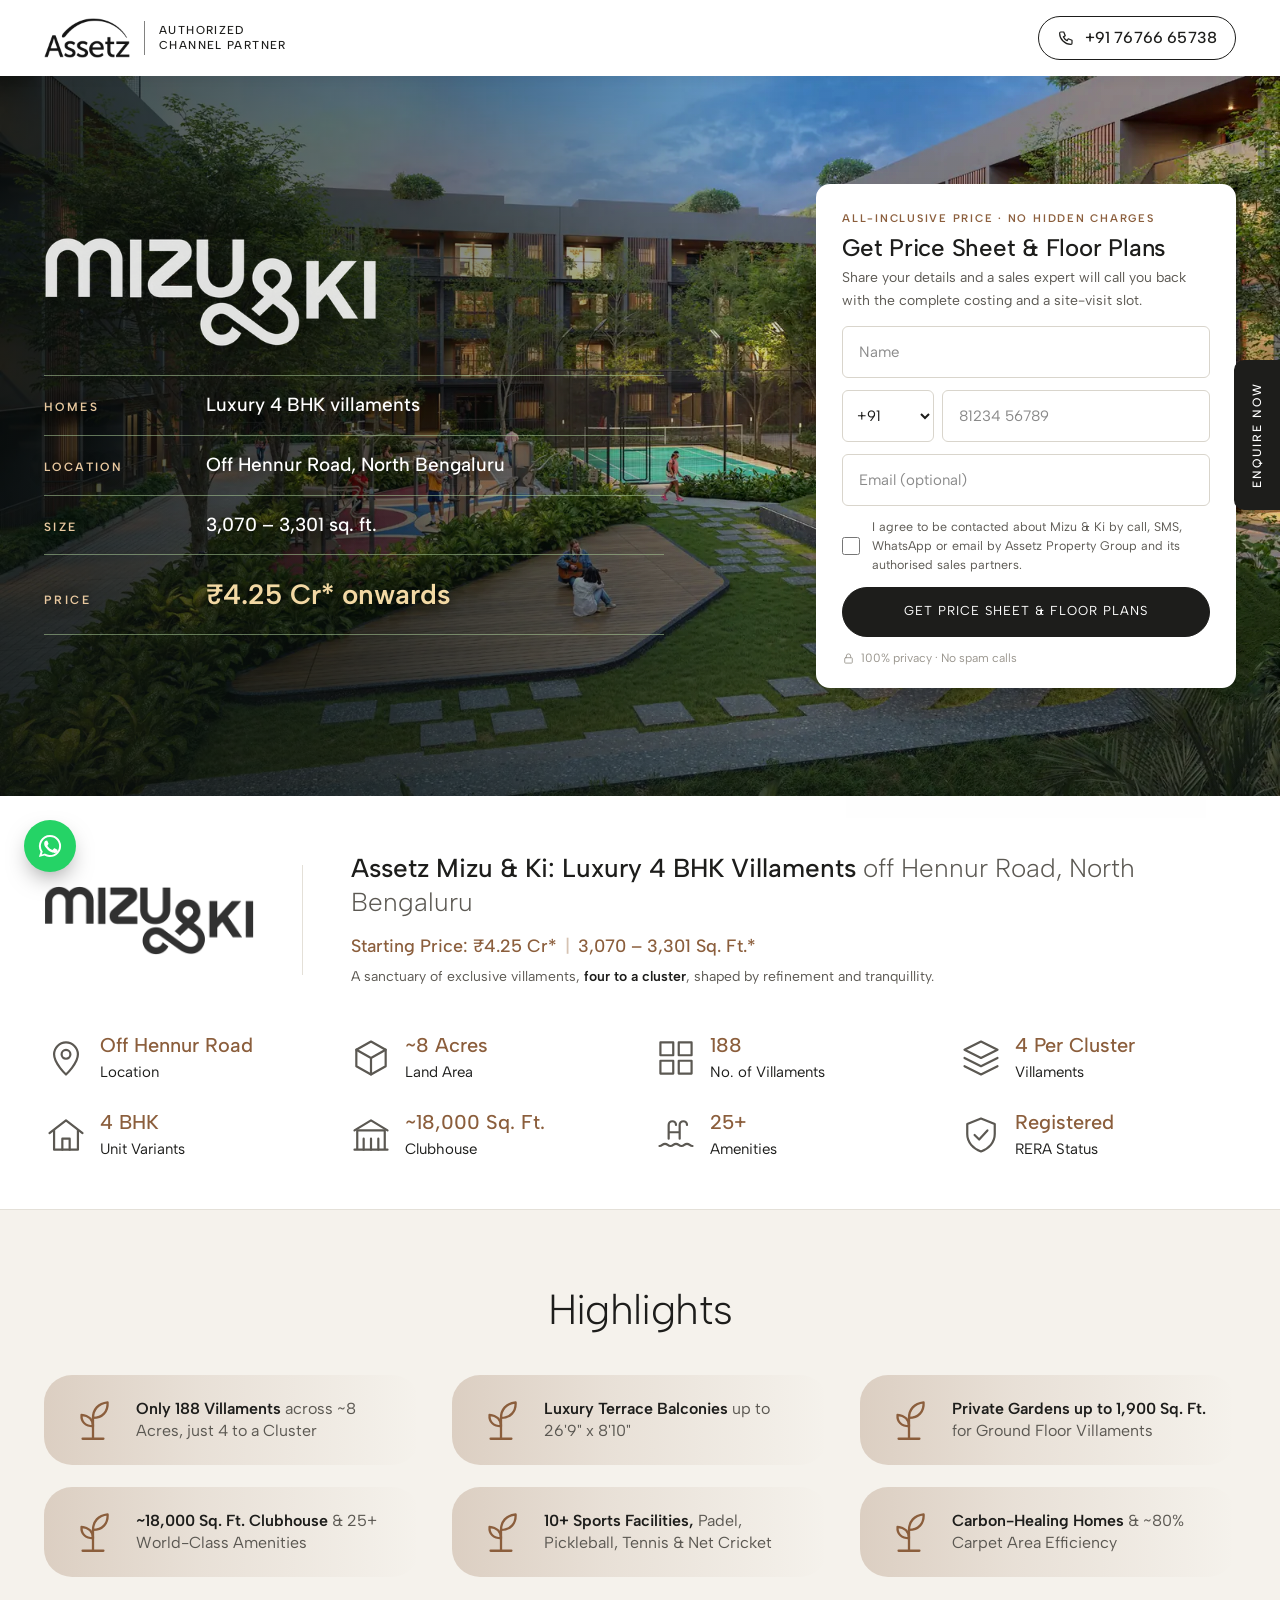
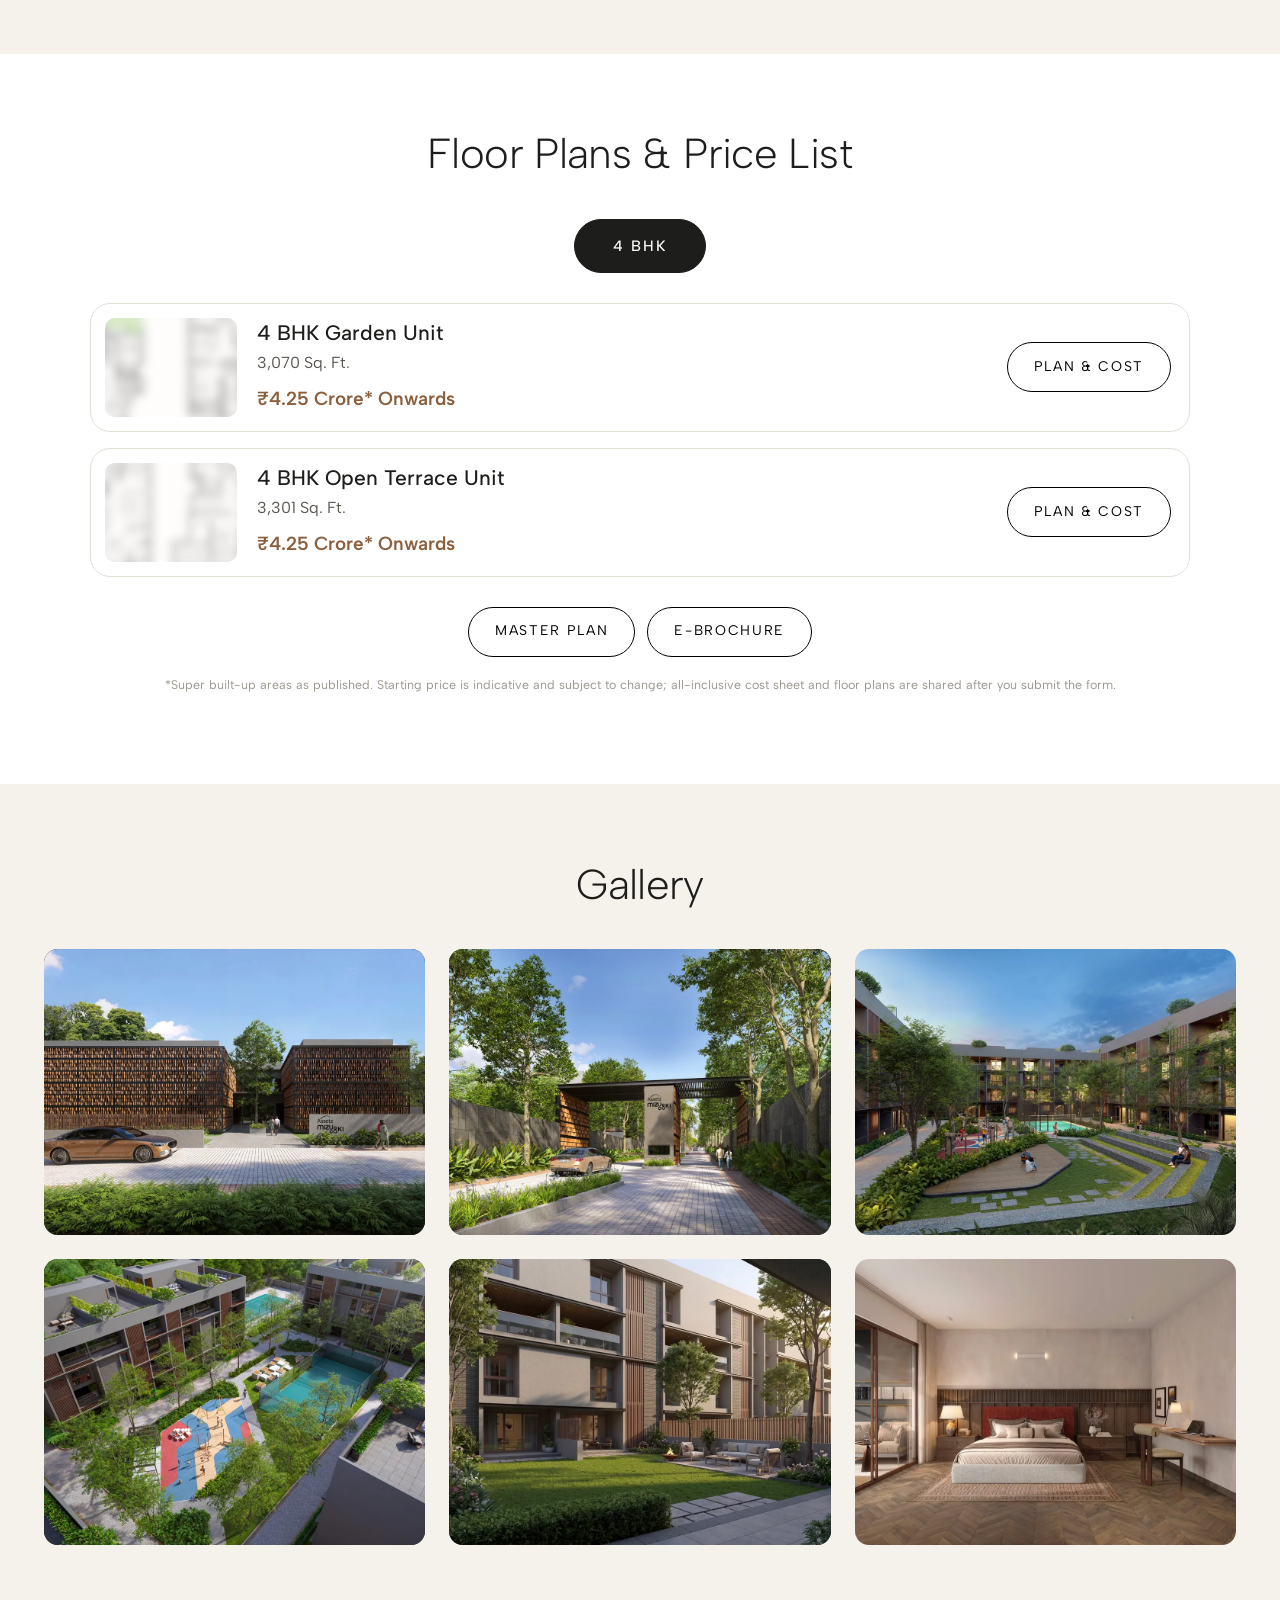
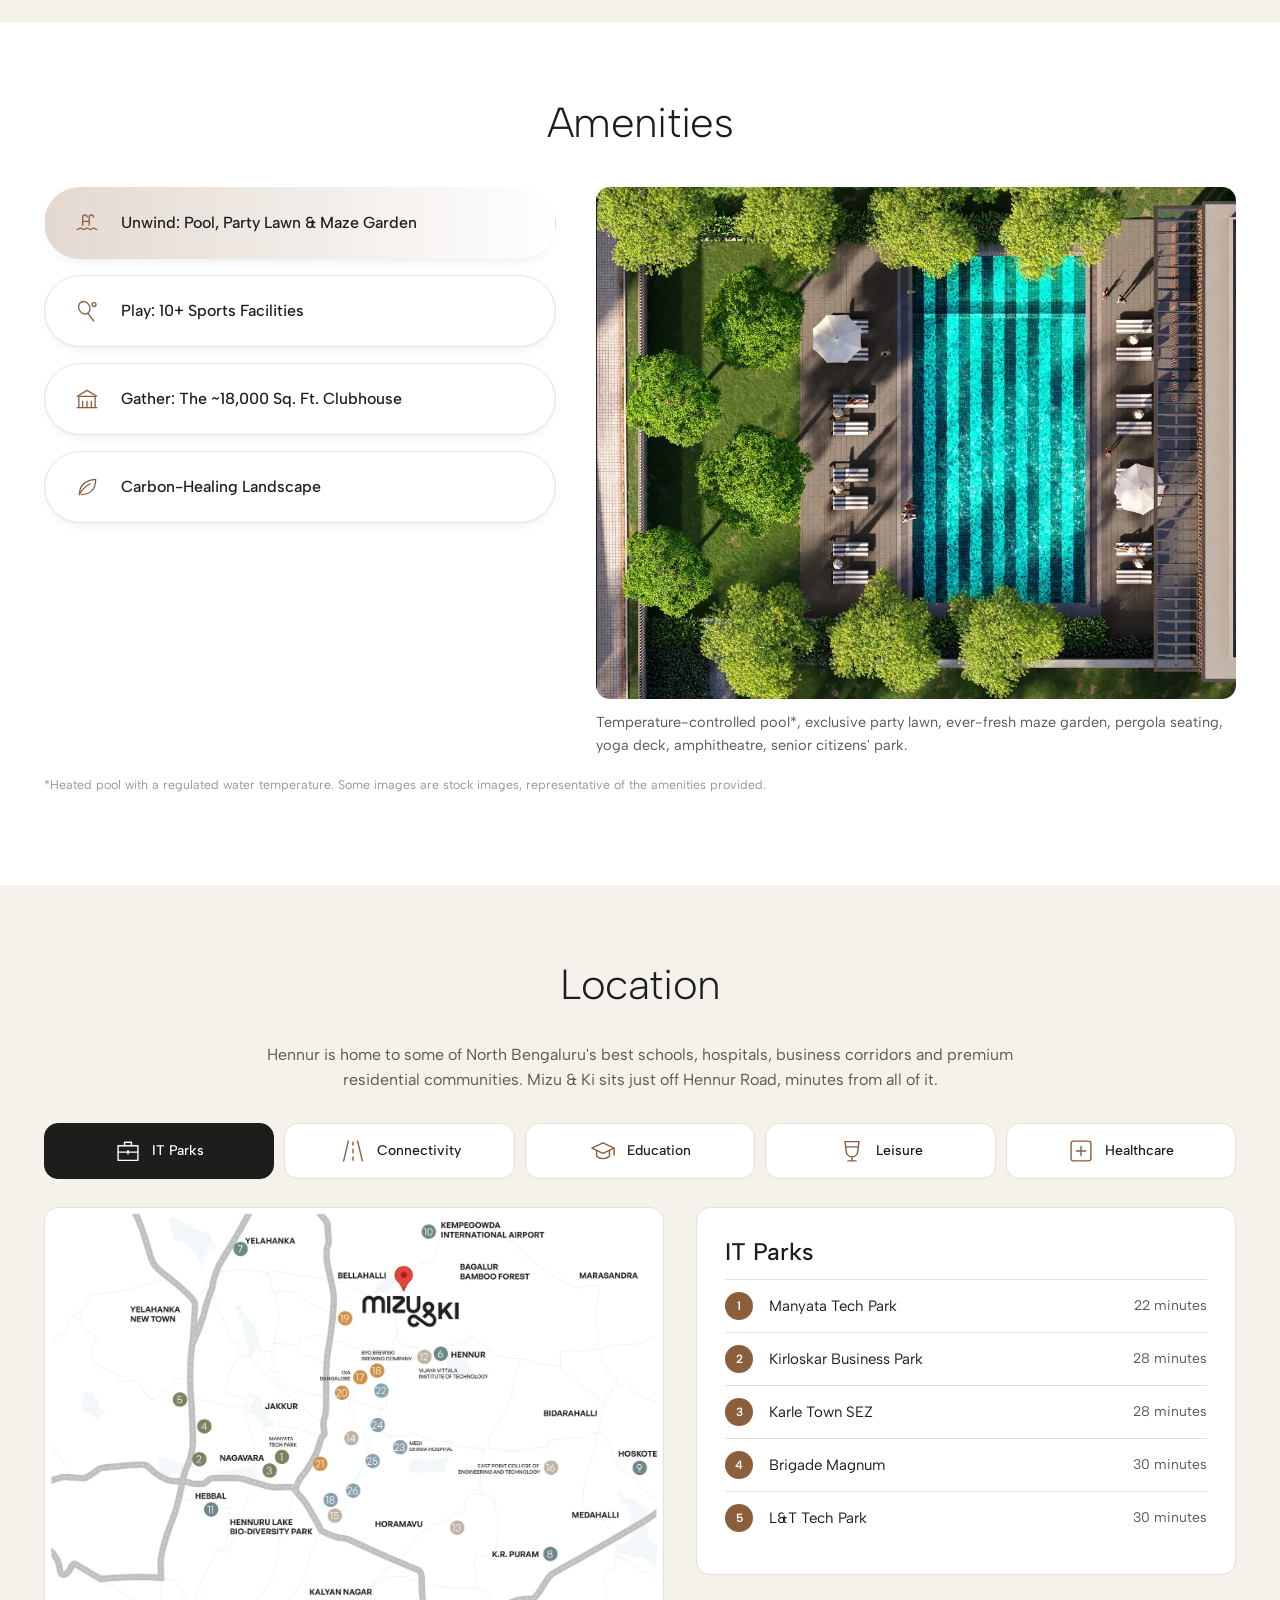
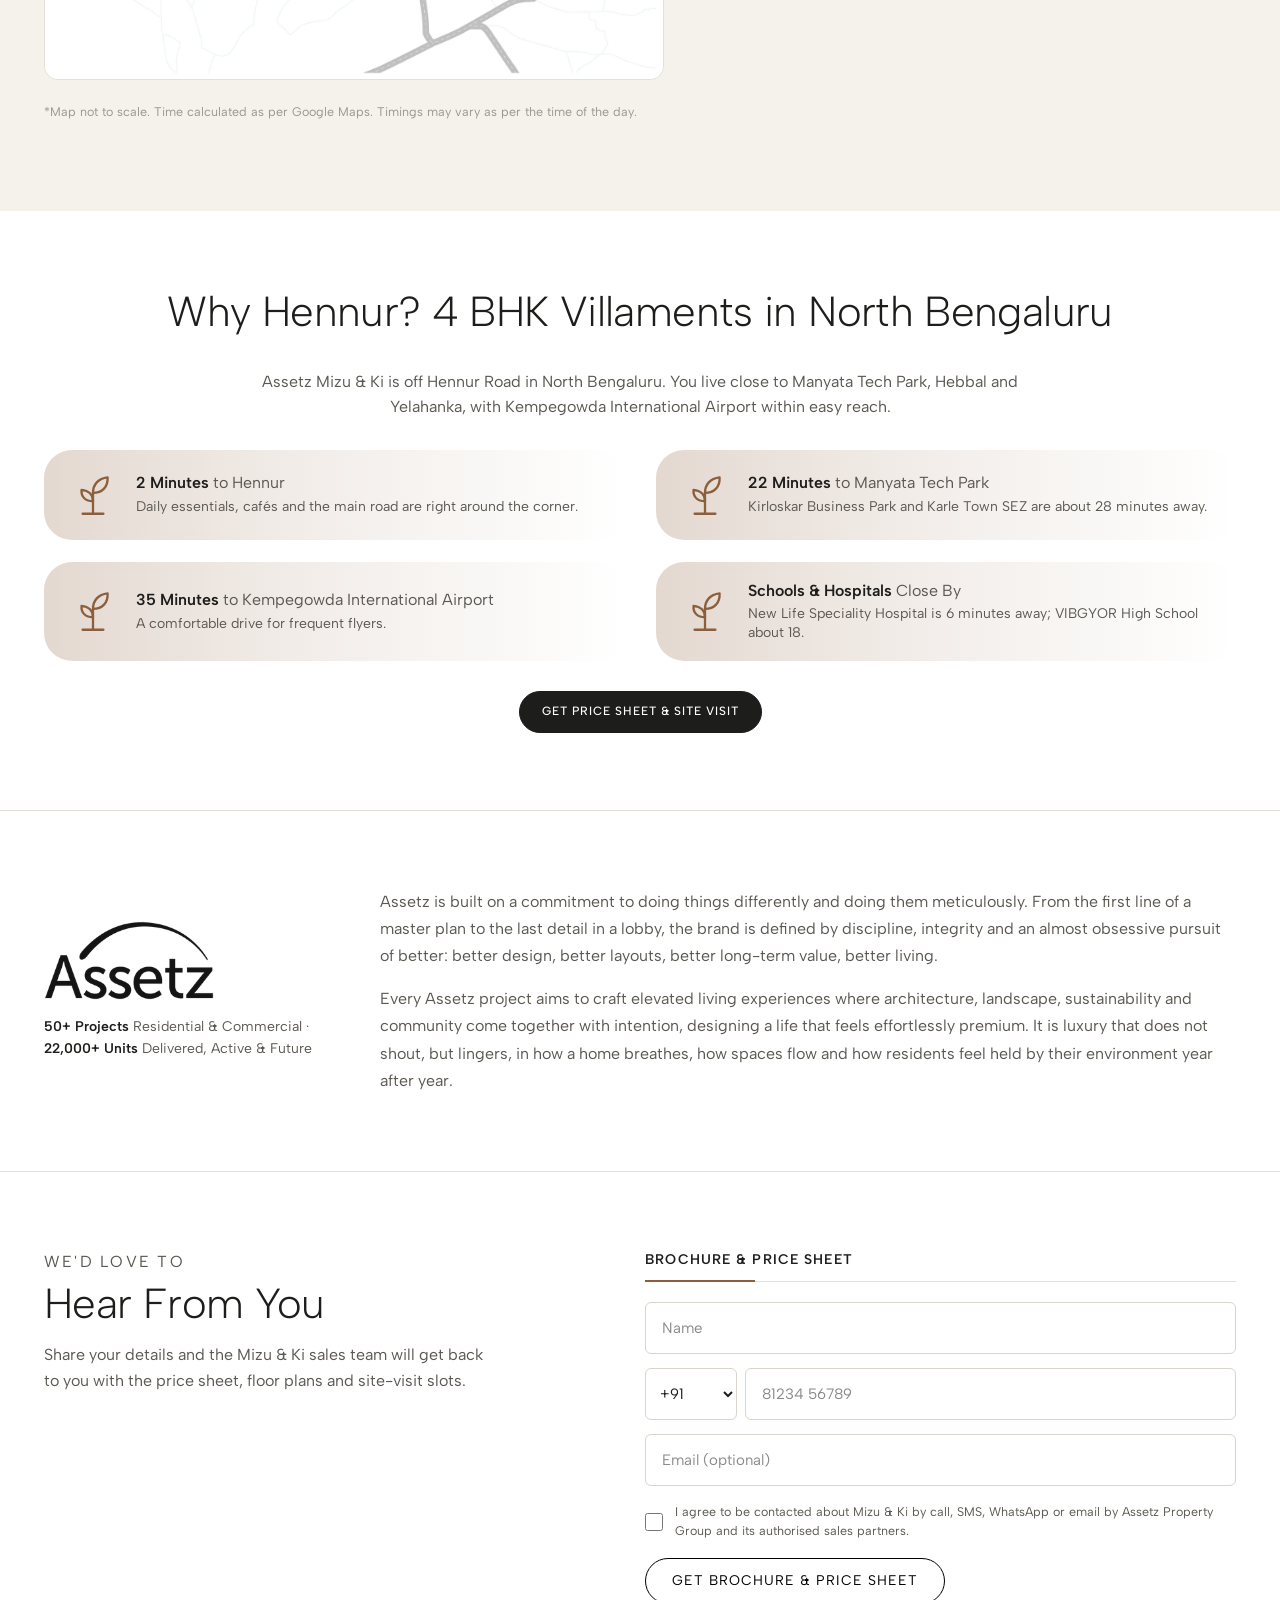
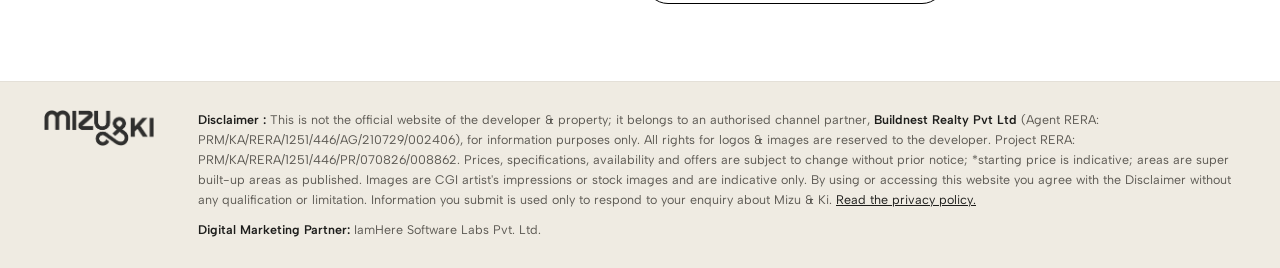
<file: index.html>
<!DOCTYPE html>
<html lang="en-IN">
<head>
<!-- Google Tag Manager -->
<script async src="https://www.googletagmanager.com/gtm.js?id=GTM-K2DVVNWZ"></script>
<script>
  window.dataLayer = window.dataLayer || [];
  function gtag(){dataLayer.push(arguments);}
  gtag('js', new Date());
</script>
<!-- End Google Tag Manager -->
<meta charset="utf-8">
<meta name="viewport" content="width=device-width, initial-scale=1">
<title>Assetz Mizu &amp; Ki, Hennur Road | 4 BHK Villaments from ₹4.25 Cr* | Price &amp; Floor Plans</title>
<link rel="canonical" href="https://mizuandki.assetzproperties.in/">
<meta name="description" content="Assetz Mizu & Ki: luxury 4 BHK villaments off Hennur Road, North Bengaluru. ~8 acres, 188 villaments, ~18,000 sq. ft. clubhouse. Starting ₹4.25 Cr*. Get the price sheet and floor plans.">
<meta name="theme-color" content="#1d1d1b">
<link rel="icon" href="favicon.ico" sizes="48x48">
<link rel="icon" type="image/png" sizes="256x256" href="assets/img/favicon.png">
<link rel="apple-touch-icon" href="assets/img/apple-touch-icon.png">
<link rel="preconnect" href="https://fonts.googleapis.com">
<link rel="preconnect" href="https://fonts.gstatic.com" crossorigin>
<link href="https://fonts.googleapis.com/css2?family=Albert+Sans:wght@300;400;500;600&display=swap" rel="stylesheet">
<link rel="stylesheet" href="assets/css/styles.css">
<link rel="preload" as="image" href="assets/img/hero-1600.webp">
</head>
<body>

<svg class="sprite" aria-hidden="true" xmlns="http://www.w3.org/2000/svg">
  <symbol id="f-pin" viewBox="0 0 24 24" fill="none" stroke="currentColor" stroke-width="1.2" stroke-linecap="round" stroke-linejoin="round"><path d="M12 21s-6.5-6-6.5-11a6.5 6.5 0 0 1 13 0c0 5-6.5 11-6.5 11z"/><circle cx="12" cy="10" r="2.4"/></symbol>
  <symbol id="f-area" viewBox="0 0 24 24" fill="none" stroke="currentColor" stroke-width="1.2" stroke-linecap="round" stroke-linejoin="round"><path d="M12 3l8 4.5v9L12 21l-8-4.5v-9z"/><path d="M4 7.5l8 4.5 8-4.5M12 12v9"/></symbol>
  <symbol id="f-units" viewBox="0 0 24 24" fill="none" stroke="currentColor" stroke-width="1.2" stroke-linecap="round" stroke-linejoin="round"><rect x="3.5" y="3.5" width="7" height="7"/><rect x="13.5" y="3.5" width="7" height="7"/><rect x="3.5" y="13.5" width="7" height="7"/><rect x="13.5" y="13.5" width="7" height="7"/></symbol>
  <symbol id="f-cluster" viewBox="0 0 24 24" fill="none" stroke="currentColor" stroke-width="1.2" stroke-linecap="round" stroke-linejoin="round"><path d="M12 3l9 4.5-9 4.5-9-4.5z"/><path d="M3 12l9 4.5 9-4.5M3 16.5L12 21l9-4.5"/></symbol>
  <symbol id="f-home" viewBox="0 0 24 24" fill="none" stroke="currentColor" stroke-width="1.2" stroke-linecap="round" stroke-linejoin="round"><path d="M3 11l9-7 9 7"/><path d="M5.5 9.5V20h13V9.5"/><path d="M10 20v-6h4v6"/></symbol>
  <symbol id="f-club" viewBox="0 0 24 24" fill="none" stroke="currentColor" stroke-width="1.2" stroke-linecap="round" stroke-linejoin="round"><path d="M3 20h18M4.5 20V9.5h15V20"/><path d="M3 9.5l9-5.5 9 5.5"/><path d="M8 20v-6M12 20v-6M16 20v-6"/></symbol>
  <symbol id="f-amen" viewBox="0 0 24 24" fill="none" stroke="currentColor" stroke-width="1.2" stroke-linecap="round" stroke-linejoin="round"><path d="M3 18c1.5 0 1.5-1.2 3-1.2S7.500 18 9 18s1.500-1.200 3-1.200S13.500 18 15 18s1.500-1.200 3-1.200S19.500 18 21 18"/><path d="M8 14V6.500a2 2 0 0 1 4 0M14 14V6.500a2 2 0 0 1 4 0M8 10.500h6"/></symbol>
  <symbol id="f-rera" viewBox="0 0 24 24" fill="none" stroke="currentColor" stroke-width="1.2" stroke-linecap="round" stroke-linejoin="round"><path d="M12 3l7.500 3v5.500c0 4.500-3.200 8-7.500 9.500-4.300-1.500-7.500-5-7.500-9.500V6z"/><path d="M8.500 12l2.500 2.500 4.500-5"/></symbol>
  <symbol id="i-mark" viewBox="0 0 24 24" fill="none" stroke="currentColor" stroke-width="1.1" stroke-linecap="round" stroke-linejoin="round"><path d="M12 21V11"/><path d="M12 11c0-4 2.500-7 7-7.500.3 4.500-2.500 7.500-7 7.500z"/><path d="M12 15c0-3-2-5.200-5.500-5.500C6.200 13 8.500 15 12 15z"/><path d="M7 21h10"/></symbol>
  <symbol id="a-pool" viewBox="0 0 24 24" fill="none" stroke="currentColor" stroke-width="1.2" stroke-linecap="round" stroke-linejoin="round"><path d="M3 18c1.500 0 1.500-1.200 3-1.200S7.500 18 9 18s1.500-1.200 3-1.200S13.500 18 15 18s1.500-1.200 3-1.200S19.500 18 21 18"/><path d="M8 14V6.500a2 2 0 0 1 4 0M14 14V6.500a2 2 0 0 1 4 0M8 10.500h6"/></symbol>
  <symbol id="a-sport" viewBox="0 0 24 24" fill="none" stroke="currentColor" stroke-width="1.2" stroke-linecap="round" stroke-linejoin="round"><ellipse cx="9.500" cy="9" rx="5" ry="6" transform="rotate(-30 9.500 9)"/><path d="M12.800 14.200L18 21"/><circle cx="18.500" cy="6" r="1.800"/></symbol>
  <symbol id="a-club" viewBox="0 0 24 24" fill="none" stroke="currentColor" stroke-width="1.2" stroke-linecap="round" stroke-linejoin="round"><path d="M3 20h18M4.500 20V9.500h15V20"/><path d="M3 9.500l9-5.500 9 5.500"/><path d="M8 20v-6M12 20v-6M16 20v-6"/></symbol>
  <symbol id="a-leaf" viewBox="0 0 24 24" fill="none" stroke="currentColor" stroke-width="1.2" stroke-linecap="round" stroke-linejoin="round"><path d="M5 19c0-8 5-13 15-14 0 9-5 14-13 14"/><path d="M5 19c2.500-5 6-8 10-10"/></symbol>
  <symbol id="i-it" viewBox="0 0 24 24" fill="none" stroke="currentColor" stroke-width="1.2" stroke-linecap="round" stroke-linejoin="round"><rect x="3.500" y="7.500" width="17" height="12.500"/><path d="M9 7.500V4.500h6v3M3.500 13h17M12 11.500v3"/></symbol>
  <symbol id="i-conn" viewBox="0 0 24 24" fill="none" stroke="currentColor" stroke-width="1.2" stroke-linecap="round" stroke-linejoin="round"><path d="M8 3.500L4 20.500M16 3.500l4 17M12 4.500v2.500M12 10.500v3M12 17v3"/></symbol>
  <symbol id="i-school" viewBox="0 0 24 24" fill="none" stroke="currentColor" stroke-width="1.2" stroke-linecap="round" stroke-linejoin="round"><path d="M2.500 9.500L12 5l9.500 4.500L12 14z"/><path d="M6.500 11.500v5c1.500 1.500 3.500 2 5.500 2s4-.5 5.500-2v-5M21.500 9.500v6"/></symbol>
  <symbol id="i-leisure" viewBox="0 0 24 24" fill="none" stroke="currentColor" stroke-width="1.2" stroke-linecap="round" stroke-linejoin="round"><path d="M6 4h12l-1 8a5 5 0 0 1-10 0z"/><path d="M12 17v3.500M8.500 20.500h7M6.500 8.500h11"/></symbol>
  <symbol id="i-health" viewBox="0 0 24 24" fill="none" stroke="currentColor" stroke-width="1.2" stroke-linecap="round" stroke-linejoin="round"><rect x="3.500" y="3.500" width="17" height="17" rx="2"/><path d="M12 8v8M8 12h8"/></symbol>
  <symbol id="i-check" viewBox="0 0 24 24" fill="none" stroke="currentColor" stroke-width="1.600" stroke-linecap="round" stroke-linejoin="round"><circle cx="12" cy="12" r="9"/><path d="M8 12.300l2.700 2.700L16 9.500"/></symbol>
  <symbol id="i-tick" viewBox="0 0 24 24" fill="none" stroke="currentColor" stroke-width="2" stroke-linecap="round" stroke-linejoin="round"><path d="M5 12.500l4.500 4.500L19 7.500"/></symbol>
  <symbol id="i-lock" viewBox="0 0 24 24" fill="none" stroke="currentColor" stroke-width="1.600" stroke-linecap="round" stroke-linejoin="round"><rect x="5" y="10.500" width="14" height="10" rx="1.500"/><path d="M8 10.500V7.500a4 4 0 0 1 8 0v3"/></symbol>
  <symbol id="i-close" viewBox="0 0 24 24" fill="none" stroke="currentColor" stroke-width="1.800" stroke-linecap="round"><path d="M6 6l12 12M18 6L6 18"/></symbol>
  <symbol id="i-phone" viewBox="0 0 24 24" fill="none" stroke="currentColor" stroke-width="1.600" stroke-linecap="round" stroke-linejoin="round"><path d="M5 4h4l2 5-2.500 1.500a11 11 0 0 0 5 5L15 13l5 2v4a1.500 1.500 0 0 1-1.500 1.500C10.500 20.500 3.500 13.500 3.500 5.500A1.500 1.500 0 0 1 5 4z"/></symbol>
  <symbol id="i-wa" viewBox="0 0 24 24" fill="currentColor"><path d="M12 2.500a9.500 9.500 0 0 0-8.100 14.400L2.500 21.500l4.700-1.300A9.500 9.500 0 1 0 12 2.500zm0 1.700a7.800 7.800 0 1 1-4 14.500l-.3-.2-2.700.8.800-2.600-.2-.3A7.800 7.800 0 0 1 12 4.200zM8.700 7.400c-.2 0-.5 0-.7.300-.3.300-1 .9-1 2.300s1 2.700 1.100 2.900c.2.200 2 3.100 4.900 4.300 2.400.9 2.900.8 3.400.7.500 0 1.700-.7 1.900-1.300.2-.700.200-1.200.200-1.300-.1-.200-.3-.200-.600-.400l-1.900-.900c-.300-.100-.500-.200-.700.100l-.9 1.100c-.200.200-.300.200-.600.100-.300-.200-1.200-.500-2.300-1.400-.800-.800-1.400-1.700-1.600-2-.200-.300 0-.400.100-.600l.4-.500c.200-.200.200-.300.300-.500.100-.200 0-.400 0-.500l-.900-2.100c-.200-.500-.400-.500-.600-.500z"/></symbol>
</svg>

<a class="skip" href="#main">Skip to content</a>

<header class="site-header" id="top">
  <div class="wrap header-inner">
    <a class="brand" href="#top" aria-label="Assetz, Authorized Channel Partner. Back to top"><img src="assets/img/assetz.png" alt="Assetz" width="258" height="120"><span class="brand-sep" aria-hidden="true"></span><span class="brand-tag">Authorized<br>Channel Partner</span></a>
    <a class="phone-pill js-phone" href="#contact" data-cta="header_call"><svg class="pill-ic" width="18" height="18" aria-hidden="true"><use href="#i-phone"/></svg><span>+91 <span class="js-phone-text"></span></span></a>
  </div>
</header>

<main id="main">

  <!-- Hero -->
  <section class="banner hero" id="hero" aria-label="Assetz Mizu &amp; Ki">
    <img src="assets/img/hero-1600.webp" alt="Artist's impression of the Mizu &amp; Ki villament clusters around the landscaped central court, off Hennur Road" width="1600" height="900" fetchpriority="high">
    <div class="hero-shade"></div>
    <div class="wrap hero-grid">
      <div class="hero-copy">
        <img class="hero-mark" src="assets/img/mizu-ki-white.png" alt="Mizu &amp; Ki" width="454" height="150">
        <dl class="hero-specs">
          <div><dt>Homes</dt><dd>Luxury 4 BHK villaments</dd></div>
          <div><dt>Location</dt><dd>Off Hennur Road, North Bengaluru</dd></div>
          <div><dt>Size</dt><dd>3,070 – 3,301 sq. ft.</dd></div>
          <div class="is-price"><dt>Price</dt><dd>₹4.25 Cr* onwards</dd></div>
        </dl>
      </div>
      <div class="hero-form">
        <p class="hf-tag">All-inclusive price · No hidden charges</p>
        <p class="form-title">Get Price Sheet &amp; Floor Plans</p>
        <p class="form-lede">Share your details and a sales expert will call you back with the complete costing and a site-visit slot.</p>
        <div class="js-form-slot" data-form-id="hero" data-submit-label="Get Price Sheet &amp; Floor Plans"></div>
        <p class="assure"><svg width="13" height="13" aria-hidden="true"><use href="#i-lock"/></svg>100% privacy · No spam calls</p>
      </div>
    </div>
  </section>

  <!-- Intro band -->
  <section class="intro-band" id="intro">
    <div class="wrap">
      <div class="intro-top">
        <div class="intro-logo"><img src="assets/img/mizu-ki.png" alt="Mizu &amp; Ki" width="454" height="150"></div>
        <div class="intro-text">
          <h1>Assetz Mizu &amp; Ki: Luxury 4 BHK Villaments <em>off Hennur Road, North Bengaluru</em></h1>
          <p class="intro-price">Starting Price: ₹4.25 Cr*<i>|</i>3,070 – 3,301 Sq. Ft.*</p>
          <p class="intro-aka">A sanctuary of exclusive villaments, <strong>four to a cluster</strong>, shaped by refinement and tranquillity.</p>
        </div>
      </div>
      <ul class="kf-grid">
        <li><svg aria-hidden="true"><use href="#f-pin"/></svg><div><strong>Off Hennur Road</strong><span>Location</span></div></li>
        <li><svg aria-hidden="true"><use href="#f-area"/></svg><div><strong>~8 Acres</strong><span>Land Area</span></div></li>
        <li><svg aria-hidden="true"><use href="#f-units"/></svg><div><strong>188</strong><span>No. of Villaments</span></div></li>
        <li><svg aria-hidden="true"><use href="#f-cluster"/></svg><div><strong>4 Per Cluster</strong><span>Villaments</span></div></li>
        <li><svg aria-hidden="true"><use href="#f-home"/></svg><div><strong>4 BHK</strong><span>Unit Variants</span></div></li>
        <li><svg aria-hidden="true"><use href="#f-club"/></svg><div><strong>~18,000 Sq. Ft.</strong><span>Clubhouse</span></div></li>
        <li><svg aria-hidden="true"><use href="#f-amen"/></svg><div><strong>25+</strong><span>Amenities</span></div></li>
        <li><svg aria-hidden="true"><use href="#f-rera"/></svg><div><strong>Registered</strong><span>RERA Status</span></div></li>
      </ul>
    </div>
  </section>

  <!-- Highlights -->
  <section class="section highlights" id="highlights">
    <div class="wrap">
      <h2 class="display center">Highlights</h2>
      <ul class="hl-grid">
        <li><svg aria-hidden="true"><use href="#i-mark"/></svg><p><strong>Only 188 Villaments</strong> <em>across ~8 Acres, just 4 to a Cluster</em></p></li>
        <li><svg aria-hidden="true"><use href="#i-mark"/></svg><p><strong>Luxury Terrace Balconies</strong> <em>up to 26'9" x 8'10"</em></p></li>
        <li><svg aria-hidden="true"><use href="#i-mark"/></svg><p><strong>Private Gardens up to 1,900 Sq. Ft.</strong> <em>for Ground Floor Villaments</em></p></li>
        <li><svg aria-hidden="true"><use href="#i-mark"/></svg><p><strong>~18,000 Sq. Ft. Clubhouse</strong> <em>&amp; 25+ World-Class Amenities</em></p></li>
        <li><svg aria-hidden="true"><use href="#i-mark"/></svg><p><strong>10+ Sports Facilities,</strong> <em>Padel, Pickleball, Tennis &amp; Net Cricket</em></p></li>
        <li><svg aria-hidden="true"><use href="#i-mark"/></svg><p><strong>Carbon-Healing Homes</strong> <em>&amp; ~80% Carpet Area Efficiency</em></p></li>
      </ul>
    </div>
  </section>

  <!-- Floor plans & price list -->
  <section class="section pricing" id="pricing">
    <div class="wrap">
      <h2 class="display center">Floor Plans &amp; Price List</h2>

      <div class="fp-switch" aria-label="Configuration"><span class="is-active">4 BHK</span></div>

      <div class="fp-list">
        <article class="fp-row">
          <button class="fp-thumb js-open-enquiry" type="button" data-cta="pricing_garden_img" data-intent="cost_sheet" data-config="4 BHK Garden Unit" data-plan="assets/img/plan-type01.webp" data-plan-caption="Type 01 · Garden Unit floor plan" aria-label="Get the 4 BHK Garden Unit floor plan"><img src="assets/img/card-type01.webp" alt="" loading="lazy" width="600" height="356"></button>
          <div class="fp-meta">
            <h3>4 BHK Garden Unit</h3>
            <p class="fp-size">3,070 Sq. Ft.</p>
            <p class="fp-price">₹4.25 Crore* Onwards</p>
          </div>
          <button class="btn-outline js-open-enquiry" type="button" data-cta="pricing_garden" data-intent="cost_sheet" data-config="4 BHK Garden Unit" data-plan="assets/img/plan-type01.webp" data-plan-caption="Type 01 · Garden Unit floor plan">Plan &amp; Cost</button>
        </article>
        <article class="fp-row">
          <button class="fp-thumb js-open-enquiry" type="button" data-cta="pricing_terrace_img" data-intent="cost_sheet" data-config="4 BHK Open Terrace Unit" data-plan="assets/img/plan-type02.webp" data-plan-caption="Type 02 · Open Terrace Unit floor plan" aria-label="Get the 4 BHK Open Terrace Unit floor plan"><img src="assets/img/card-type02.webp" alt="" loading="lazy" width="600" height="356"></button>
          <div class="fp-meta">
            <h3>4 BHK Open Terrace Unit</h3>
            <p class="fp-size">3,301 Sq. Ft.</p>
            <p class="fp-price">₹4.25 Crore* Onwards</p>
          </div>
          <button class="btn-outline js-open-enquiry" type="button" data-cta="pricing_terrace" data-intent="cost_sheet" data-config="4 BHK Open Terrace Unit" data-plan="assets/img/plan-type02.webp" data-plan-caption="Type 02 · Open Terrace Unit floor plan">Plan &amp; Cost</button>
        </article>
      </div>

      <div class="fp-actions">
        <button class="btn-outline js-open-enquiry" type="button" data-cta="pricing_master" data-intent="price" data-plan="assets/img/masterplan.webp" data-plan-caption="Master plan (artist's impression)">Master Plan</button>
        <button class="btn-outline js-open-enquiry" type="button" data-cta="pricing_brochure" data-intent="brochure">E-Brochure</button>
      </div>
      <p class="fineprint center">*Super built-up areas as published. Starting price is indicative and subject to change; all-inclusive cost sheet and floor plans are shared after you submit the form.</p>
    </div>
  </section>

  <!-- Gallery -->
  <section class="section gallery-sec" id="gallery">
    <div class="wrap">
      <h2 class="display center">Gallery</h2>
      <div class="g-grid">
        <button class="js-lightbox" type="button" data-full="assets/img/facade-1200.webp" data-caption="Artist's impression of the street-facing façade"><img src="assets/img/g-facade.webp" alt="Artist's impression of the street-facing façade" loading="lazy" width="1000" height="750"></button>
        <button class="js-lightbox" type="button" data-full="assets/img/g-arrival.webp" data-caption="Artist's impression of the arrival gateway"><img src="assets/img/g-arrival.webp" alt="Artist's impression of the arrival gateway" loading="lazy" width="1000" height="750"></button>
        <button class="js-lightbox" type="button" data-full="assets/img/g-courtyard.webp" data-caption="Artist's impression of the central court and amphitheatre"><img src="assets/img/g-courtyard.webp" alt="Artist's impression of the central court and amphitheatre" loading="lazy" width="1000" height="750"></button>
        <button class="js-lightbox" type="button" data-full="assets/img/g-aerial.webp" data-caption="Artist's impression of the pool and play courts between the clusters"><img src="assets/img/g-aerial.webp" alt="Artist's impression of the pool and play courts between the clusters" loading="lazy" width="1000" height="750"></button>
        <button class="js-lightbox" type="button" data-full="assets/img/g-garden.webp" data-caption="Artist's impression of a ground floor villament with its private garden"><img src="assets/img/g-garden.webp" alt="Artist's impression of a ground floor villament with its private garden" loading="lazy" width="1000" height="750"></button>
        <button class="js-lightbox" type="button" data-full="assets/img/g-bedroom.webp" data-caption="Artist's impression of a bedroom"><img src="assets/img/g-bedroom.webp" alt="Artist's impression of a bedroom" loading="lazy" width="1000" height="750"></button>
      </div>
    </div>
  </section>

  <!-- Amenities -->
  <section class="section amenities" id="amenities">
    <div class="wrap">
      <h2 class="display center">Amenities</h2>
      <div class="am-split">
        <ul class="am-tabs" role="tablist" aria-label="Amenity groups">
          <li><button class="am-tab is-active" type="button" role="tab" aria-selected="true" data-target="am-relax"><span class="am-ic"><svg width="26" height="26" aria-hidden="true"><use href="#a-pool"/></svg></span>Unwind: Pool, Party Lawn &amp; Maze Garden</button></li>
          <li><button class="am-tab" type="button" role="tab" aria-selected="false" data-target="am-sport"><span class="am-ic"><svg width="26" height="26" aria-hidden="true"><use href="#a-sport"/></svg></span>Play: 10+ Sports Facilities</button></li>
          <li><button class="am-tab" type="button" role="tab" aria-selected="false" data-target="am-club"><span class="am-ic"><svg width="26" height="26" aria-hidden="true"><use href="#a-club"/></svg></span>Gather: The ~18,000 Sq. Ft. Clubhouse</button></li>
          <li><button class="am-tab" type="button" role="tab" aria-selected="false" data-target="am-green"><span class="am-ic"><svg width="26" height="26" aria-hidden="true"><use href="#a-leaf"/></svg></span>Carbon-Healing Landscape</button></li>
        </ul>
        <div class="am-panels">
          <figure class="am-panel is-active" id="am-relax" role="tabpanel">
            <img src="assets/img/am-pool.webp" alt="Artist's impression of the temperature-controlled pool seen from above" loading="lazy" width="1000" height="800">
            <figcaption>Temperature-controlled pool*, exclusive party lawn, ever-fresh maze garden, pergola seating, yoga deck, amphitheatre, senior citizens' park.</figcaption>
          </figure>
          <figure class="am-panel" id="am-sport" role="tabpanel" hidden>
            <img src="assets/img/am-sport.webp" alt="Artist's impression of the kids' play area and courts" loading="lazy" width="755" height="604">
            <figcaption>Padel court, pickleball court, tennis court, net cricket, outdoor gym, kids' play area, plus badminton, table tennis, billiards and pool table in the clubhouse.</figcaption>
          </figure>
          <figure class="am-panel" id="am-club" role="tabpanel" hidden>
            <img src="assets/img/am-club.webp" alt="Artist's impression of the clubhouse" loading="lazy" width="960" height="768">
            <figcaption>A ~18,000 sq. ft. clubhouse with indoor gym, badminton court, indoor games room, billiards room and more.</figcaption>
          </figure>
          <figure class="am-panel" id="am-green" role="tabpanel" hidden>
            <img src="assets/img/am-green.webp" alt="Tree-lined walkway" loading="lazy" width="1000" height="800">
            <figcaption>Sponge Effect: every drop of rainwater put to use. Smart Power: renewable sources. Zero Out: waste managed at source. Climate Capsule: higher green cover for lower temperatures.</figcaption>
          </figure>
        </div>
      </div>
      <p class="fineprint">*Heated pool with a regulated water temperature. Some images are stock images, representative of the amenities provided.</p>
    </div>
  </section>

  <!-- Location -->
  <section class="section location" id="location">
    <div class="wrap">
      <h2 class="display center">Location</h2>
      <p class="loc-intro">Hennur is home to some of North Bengaluru's best schools, hospitals, business corridors and premium residential communities. Mizu &amp; Ki sits just off Hennur Road, minutes from all of it.</p>
      <ul class="loc-tabs" role="tablist" aria-label="Landmark categories">
          <li><button class="loc-tab is-active" type="button" role="tab" aria-selected="true" data-target="loc-it"><svg width="28" height="28" aria-hidden="true"><use href="#i-it"/></svg><span>IT Parks</span></button></li>
          <li><button class="loc-tab" type="button" role="tab" aria-selected="false" data-target="loc-conn"><svg width="28" height="28" aria-hidden="true"><use href="#i-conn"/></svg><span>Connectivity</span></button></li>
          <li><button class="loc-tab" type="button" role="tab" aria-selected="false" data-target="loc-edu"><svg width="28" height="28" aria-hidden="true"><use href="#i-school"/></svg><span>Education</span></button></li>
          <li><button class="loc-tab" type="button" role="tab" aria-selected="false" data-target="loc-leisure"><svg width="28" height="28" aria-hidden="true"><use href="#i-leisure"/></svg><span>Leisure</span></button></li>
          <li><button class="loc-tab" type="button" role="tab" aria-selected="false" data-target="loc-health"><svg width="28" height="28" aria-hidden="true"><use href="#i-health"/></svg><span>Healthcare</span></button></li>
      </ul>
      <div class="loc-split">
        <figure class="loc-map">
          <button class="js-lightbox" type="button" data-full="assets/img/location-map.webp" data-caption="Location map with numbered landmarks (not to scale)"><img src="assets/img/location-map.webp" alt="Location map of Mizu &amp; Ki with numbered landmarks 1 to 26" loading="lazy" width="1500" height="1143"></button>
        </figure>
        <div class="loc-panels">
            <div class="loc-panel is-active" id="loc-it" role="tabpanel">
              <h3>IT Parks</h3>
              <ul class="loc-items">
              <li><span class="loc-no">1</span><span class="loc-name">Manyata Tech Park</span><span class="loc-time">22 minutes</span></li>
              <li><span class="loc-no">2</span><span class="loc-name">Kirloskar Business Park</span><span class="loc-time">28 minutes</span></li>
              <li><span class="loc-no">3</span><span class="loc-name">Karle Town SEZ</span><span class="loc-time">28 minutes</span></li>
              <li><span class="loc-no">4</span><span class="loc-name">Brigade Magnum</span><span class="loc-time">30 minutes</span></li>
              <li><span class="loc-no">5</span><span class="loc-name">L&amp;T Tech Park</span><span class="loc-time">30 minutes</span></li>
              </ul>
            </div>
            <div class="loc-panel" id="loc-conn" role="tabpanel" hidden>
              <h3>Connectivity</h3>
              <ul class="loc-items">
              <li><span class="loc-no">6</span><span class="loc-name">Hennur</span><span class="loc-time">2 minutes</span></li>
              <li><span class="loc-no">7</span><span class="loc-name">Yelahanka</span><span class="loc-time">24 minutes</span></li>
              <li><span class="loc-no">8</span><span class="loc-name">K. R. Puram</span><span class="loc-time">32 minutes</span></li>
              <li><span class="loc-no">9</span><span class="loc-name">Hoskote</span><span class="loc-time">34 minutes</span></li>
              <li><span class="loc-no">10</span><span class="loc-name">Kempegowda International Airport</span><span class="loc-time">35 minutes</span></li>
              <li><span class="loc-no">11</span><span class="loc-name">Hebbal</span><span class="loc-time">35 minutes</span></li>
              </ul>
            </div>
            <div class="loc-panel" id="loc-edu" role="tabpanel" hidden>
              <h3>Education</h3>
              <ul class="loc-items">
              <li><span class="loc-no">12</span><span class="loc-name">Vijaya Vittala Institute of Technology</span><span class="loc-time">1 minute</span></li>
              <li><span class="loc-no">13</span><span class="loc-name">VIBGYOR High School</span><span class="loc-time">18 minutes</span></li>
              <li><span class="loc-no">14</span><span class="loc-name">Kristu Jayanti (Deemed to be University)</span><span class="loc-time">18 minutes</span></li>
              <li><span class="loc-no">15</span><span class="loc-name">Indian Academy Pre-University College</span><span class="loc-time">24 minutes</span></li>
              <li><span class="loc-no">16</span><span class="loc-name">East Point College of Engineering and Technology</span><span class="loc-time">27 minutes</span></li>
              </ul>
            </div>
            <div class="loc-panel" id="loc-leisure" role="tabpanel" hidden>
              <h3>Leisure</h3>
              <ul class="loc-items">
              <li><span class="loc-no">17</span><span class="loc-name">Oia Bangalore</span><span class="loc-time">8 minutes</span></li>
              <li><span class="loc-no">18</span><span class="loc-name">Byg Brewski Brewing Company</span><span class="loc-time">10 minutes</span></li>
              <li><span class="loc-no">19</span><span class="loc-name">Bharatiya Mall of Bengaluru</span><span class="loc-time">14 minutes</span></li>
              <li><span class="loc-no">20</span><span class="loc-name">Machaxi Hermes Global Sports Centre</span><span class="loc-time">16 minutes</span></li>
              <li><span class="loc-no">21</span><span class="loc-name">Elements Mall</span><span class="loc-time">22 minutes</span></li>
              </ul>
            </div>
            <div class="loc-panel" id="loc-health" role="tabpanel" hidden>
              <h3>Healthcare</h3>
              <ul class="loc-items">
              <li><span class="loc-no">22</span><span class="loc-name">New Life Speciality Hospital</span><span class="loc-time">6 minutes</span></li>
              <li><span class="loc-no">23</span><span class="loc-name">Medi Derma Hospital</span><span class="loc-time">10 minutes</span></li>
              <li><span class="loc-no">24</span><span class="loc-name">Goodwell Multi Speciality Hospital</span><span class="loc-time">11 minutes</span></li>
              <li><span class="loc-no">25</span><span class="loc-name">Cratis Hospital</span><span class="loc-time">17 minutes</span></li>
              <li><span class="loc-no">26</span><span class="loc-name">Sparsh Hospital</span><span class="loc-time">22 minutes</span></li>
              </ul>
            </div>
        </div>
      </div>
      <p class="fineprint">*Map not to scale. Time calculated as per Google Maps. Timings may vary as per the time of the day.</p>
    </div>
  </section>

  <!-- Why Hennur -->
  <section class="section why-hennur" id="why-hennur">
    <div class="wrap">
      <h2 class="display center">Why Hennur? 4 BHK Villaments in North Bengaluru</h2>
      <p class="loc-intro">Assetz Mizu &amp; Ki is off Hennur Road in North Bengaluru. You live close to Manyata Tech Park, Hebbal and Yelahanka, with Kempegowda International Airport within easy reach.</p>
      <ul class="hl-grid why-grid">
        <li><svg aria-hidden="true"><use href="#i-mark"/></svg><div><h3><strong>2 Minutes</strong> <em>to Hennur</em></h3><p>Daily essentials, cafés and the main road are right around the corner.</p></div></li>
        <li><svg aria-hidden="true"><use href="#i-mark"/></svg><div><h3><strong>22 Minutes</strong> <em>to Manyata Tech Park</em></h3><p>Kirloskar Business Park and Karle Town SEZ are about 28 minutes away.</p></div></li>
        <li><svg aria-hidden="true"><use href="#i-mark"/></svg><div><h3><strong>35 Minutes</strong> <em>to Kempegowda International Airport</em></h3><p>A comfortable drive for frequent flyers.</p></div></li>
        <li><svg aria-hidden="true"><use href="#i-mark"/></svg><div><h3><strong>Schools &amp; Hospitals</strong> <em>Close By</em></h3><p>New Life Speciality Hospital is 6 minutes away; VIBGYOR High School about 18.</p></div></li>
      </ul>
      <p class="why-cta"><button class="btn js-open-enquiry" type="button" data-cta="why_site_visit" data-intent="site_visit">Get Price Sheet &amp; Site Visit</button></p>
    </div>
  </section>

  <!-- About -->
  <section class="section about" id="about">
    <div class="wrap about-grid">
      <div class="about-logo">
        <img src="assets/img/assetz.png" alt="Assetz" loading="lazy" width="258" height="120">
        <p><strong>50+ Projects</strong> Residential &amp; Commercial · <strong>22,000+ Units</strong> Delivered, Active &amp; Future</p>
      </div>
      <div class="about-text">
        <p>Assetz is built on a commitment to doing things differently and doing them meticulously. From the first line of a master plan to the last detail in a lobby, the brand is defined by discipline, integrity and an almost obsessive pursuit of better: better design, better layouts, better long-term value, better living.</p>
        <p>Every Assetz project aims to craft elevated living experiences where architecture, landscape, sustainability and community come together with intention, designing a life that feels effortlessly premium. It is luxury that does not shout, but lingers, in how a home breathes, how spaces flow and how residents feel held by their environment year after year.</p>
      </div>
    </div>
  </section>

  <!-- Contact -->
  <section class="section contact" id="contact" aria-labelledby="contact-title">
    <div class="wrap contact-grid">
      <div class="contact-text">
        <p class="eyebrow">We'd love to</p>
        <h2 class="display" id="contact-title">Hear From You</h2>
        <p class="contact-sub">Share your details and the Mizu &amp; Ki sales team will get back to you with the price sheet, floor plans and site-visit slots.</p>
      </div>
      <div class="contact-form">
        <p class="form-label">Brochure &amp; Price Sheet</p>
        <div class="js-form-slot" data-form-id="inline" data-submit-label="Get Brochure &amp; Price Sheet"></div>
      </div>
    </div>
  </section>

</main>

<footer class="site-footer">
  <div class="wrap foot-grid">
    <img class="foot-mark" src="assets/img/mizu-ki.png" alt="Mizu &amp; Ki" loading="lazy" width="454" height="150">
    <div class="foot-text">
      <p class="disclaimer"><strong>Disclaimer :</strong> This is not the official website of the developer &amp; property; it belongs to an <span class="js-partner">authorised channel partner, <strong>Buildnest Realty Pvt Ltd</strong> (Agent RERA: PRM/KA/RERA/1251/446/AG/210729/002406)</span>, for information purposes only. All rights for logos &amp; images are reserved to the developer. Project RERA: PRM/KA/RERA/1251/446/PR/070826/008862. Prices, specifications, availability and offers are subject to change without prior notice; *starting price is indicative; areas are super built-up areas as published. Images are CGI artist's impressions or stock images and are indicative only. By using or accessing this website you agree with the Disclaimer without any qualification or limitation. Information you submit is used only to respond to your enquiry about Mizu &amp; Ki. <span class="js-privacy-link"><a href="#" rel="noopener">Read the privacy policy.</a></span></p>
      <p class="disclaimer foot-credits"><strong>Digital Marketing Partner:</strong> IamHere Software Labs Pvt. Ltd.</p>
    </div>
  </div>
</footer>

<button class="side-tab js-open-enquiry" type="button" data-cta="side_tab" data-intent="price"><span>Enquire Now</span></button>
<a class="wa-float js-whatsapp" href="#" target="_blank" rel="noopener" aria-label="Chat on WhatsApp" data-cta="float_whatsapp"><svg width="28" height="28" aria-hidden="true"><use href="#i-wa"/></svg></a>

<nav class="action-bar" aria-label="Quick actions">
  <a class="js-phone" href="#contact" data-cta="sticky_call"><svg width="18" height="18" aria-hidden="true"><use href="#i-phone"/></svg>Call Now</a>
  <a class="js-whatsapp mb-wa" href="#" target="_blank" rel="noopener" data-cta="sticky_whatsapp"><svg width="18" height="18" aria-hidden="true"><use href="#i-wa"/></svg>WhatsApp</a>
  <button class="js-open-enquiry" type="button" data-cta="sticky_brochure" data-intent="brochure">Download Brochure</button>
</nav>

<!-- Enquiry popup -->
<dialog class="modal" id="enquiry-modal" aria-labelledby="modal-title">
  <button class="modal-close" type="button" aria-label="Close" data-close><svg width="18" height="18" aria-hidden="true"><use href="#i-close"/></svg></button>
  <div class="modal-grid">
    <aside class="modal-offer">
      <img class="modal-photo" src="assets/img/arrival-modal.webp" alt="" loading="lazy">
      <div class="modal-offer-inner">
        <img class="modal-logo" src="assets/img/mizu-ki-white.png" alt="Mizu &amp; Ki" width="454" height="150">
        <p class="modal-eyebrow">Luxury 4 BHK Villaments · Off Hennur Road</p>
        <h3>Get the complete price sheet before you visit.</h3>
        <ul class="modal-perks">
          <li><svg width="18" height="18" aria-hidden="true"><use href="#i-check"/></svg>All-inclusive pricing for Garden &amp; Open Terrace units</li>
          <li><svg width="18" height="18" aria-hidden="true"><use href="#i-check"/></svg>Unit plans with room-wise dimensions</li>
          <li><svg width="18" height="18" aria-hidden="true"><use href="#i-check"/></svg>Block-wise availability on the master plan</li>
          <li><svg width="18" height="18" aria-hidden="true"><use href="#i-check"/></svg>Priority slot for a private site visit</li>
        </ul>
        <ul class="modal-trust">
          <li><strong>RERA</strong>Registered</li>
          <li><strong>50+</strong>Assetz projects</li>
          <li><strong>22,000+</strong>Homes delivered &amp; planned</li>
        </ul>
      </div>
    </aside>
    <div class="modal-inner">
      <p class="modal-tag">All-Inclusive Price · Starting ₹4.25 Cr*</p>
      <h2 class="form-title js-modal-title" id="modal-title">Unlock price &amp; floor plans</h2>
      <p class="form-lede js-modal-lede">Tell us where to send them. A Mizu &amp; Ki sales expert will call you back with the details.</p>
      <div class="js-form-slot" data-form-id="modal" data-submit-label="Get Price Sheet &amp; Floor Plans"></div>
      <p class="assure"><svg width="13" height="13" aria-hidden="true"><use href="#i-lock"/></svg>100% privacy. No spam, ever. Your details go only to the Mizu &amp; Ki sales team.</p>
    </div>
  </div>
</dialog>

<!-- Lightbox -->
<dialog class="lightbox" id="lightbox" aria-label="Image viewer">
  <button class="modal-close" type="button" aria-label="Close" data-close><svg width="18" height="18" aria-hidden="true"><use href="#i-close"/></svg></button>
  <button class="lb-nav lb-prev" type="button" aria-label="Previous image">‹</button>
  <figure><img alt=""><figcaption></figcaption></figure>
  <button class="lb-nav lb-next" type="button" aria-label="Next image">›</button>
</dialog>

<template id="lead-form-tpl">
  <form class="lead-form" novalidate>
    <div class="field">
      <label class="sr-only" for="tpl-name">Name</label>
      <input id="tpl-name" name="name" type="text" autocomplete="name" required minlength="2" maxlength="80" placeholder="Name">
      <p class="err" id="tpl-name-err" aria-live="polite"></p>
    </div>
    <div class="field">
      <label class="sr-only" for="tpl-phone">Mobile number</label>
      <div class="phone-row">
        <select name="cc" aria-label="Country code">
          <option value="+91" selected>+91</option><option value="+971">+971</option><option value="+966">+966</option><option value="+974">+974</option><option value="+965">+965</option><option value="+968">+968</option><option value="+973">+973</option><option value="+1">+1</option><option value="+44">+44</option><option value="+65">+65</option><option value="+61">+61</option>
        </select>
        <input id="tpl-phone" name="phone" type="tel" inputmode="numeric" autocomplete="tel-national" required maxlength="15" placeholder="81234 56789">
      </div>
      <p class="err" id="tpl-phone-err" aria-live="polite"></p>
    </div>
    <div class="field">
      <label class="sr-only" for="tpl-email">Email</label>
      <input id="tpl-email" name="email" type="email" inputmode="email" autocomplete="email" maxlength="120" placeholder="Email (optional)">
      <p class="err" id="tpl-email-err" aria-live="polite"></p>
    </div>
    <div class="hp" aria-hidden="true">
      <label for="tpl-company">Company</label>
      <input id="tpl-company" name="company" type="text" tabindex="-1" autocomplete="off">
    </div>
    <label class="consent">
      <input type="checkbox" name="consent" required>
      <span class="consent-text">I agree to be contacted about Mizu &amp; Ki by call, SMS, WhatsApp or email by <span class="js-consent-entity"></span>.</span>
    </label>
    <p class="err" id="tpl-consent-err" aria-live="polite"></p>
    <button class="btn-outline btn-submit" type="submit">Submit</button>
    <p class="form-status" role="status" aria-live="polite"></p>
  </form>
</template>

<noscript><p class="noscript">The enquiry form needs JavaScript. Please enable it to request the price sheet.</p></noscript>

<script src="assets/js/config.js"></script>
<script src="assets/js/main.js"></script>
</body>
</html>
</file>
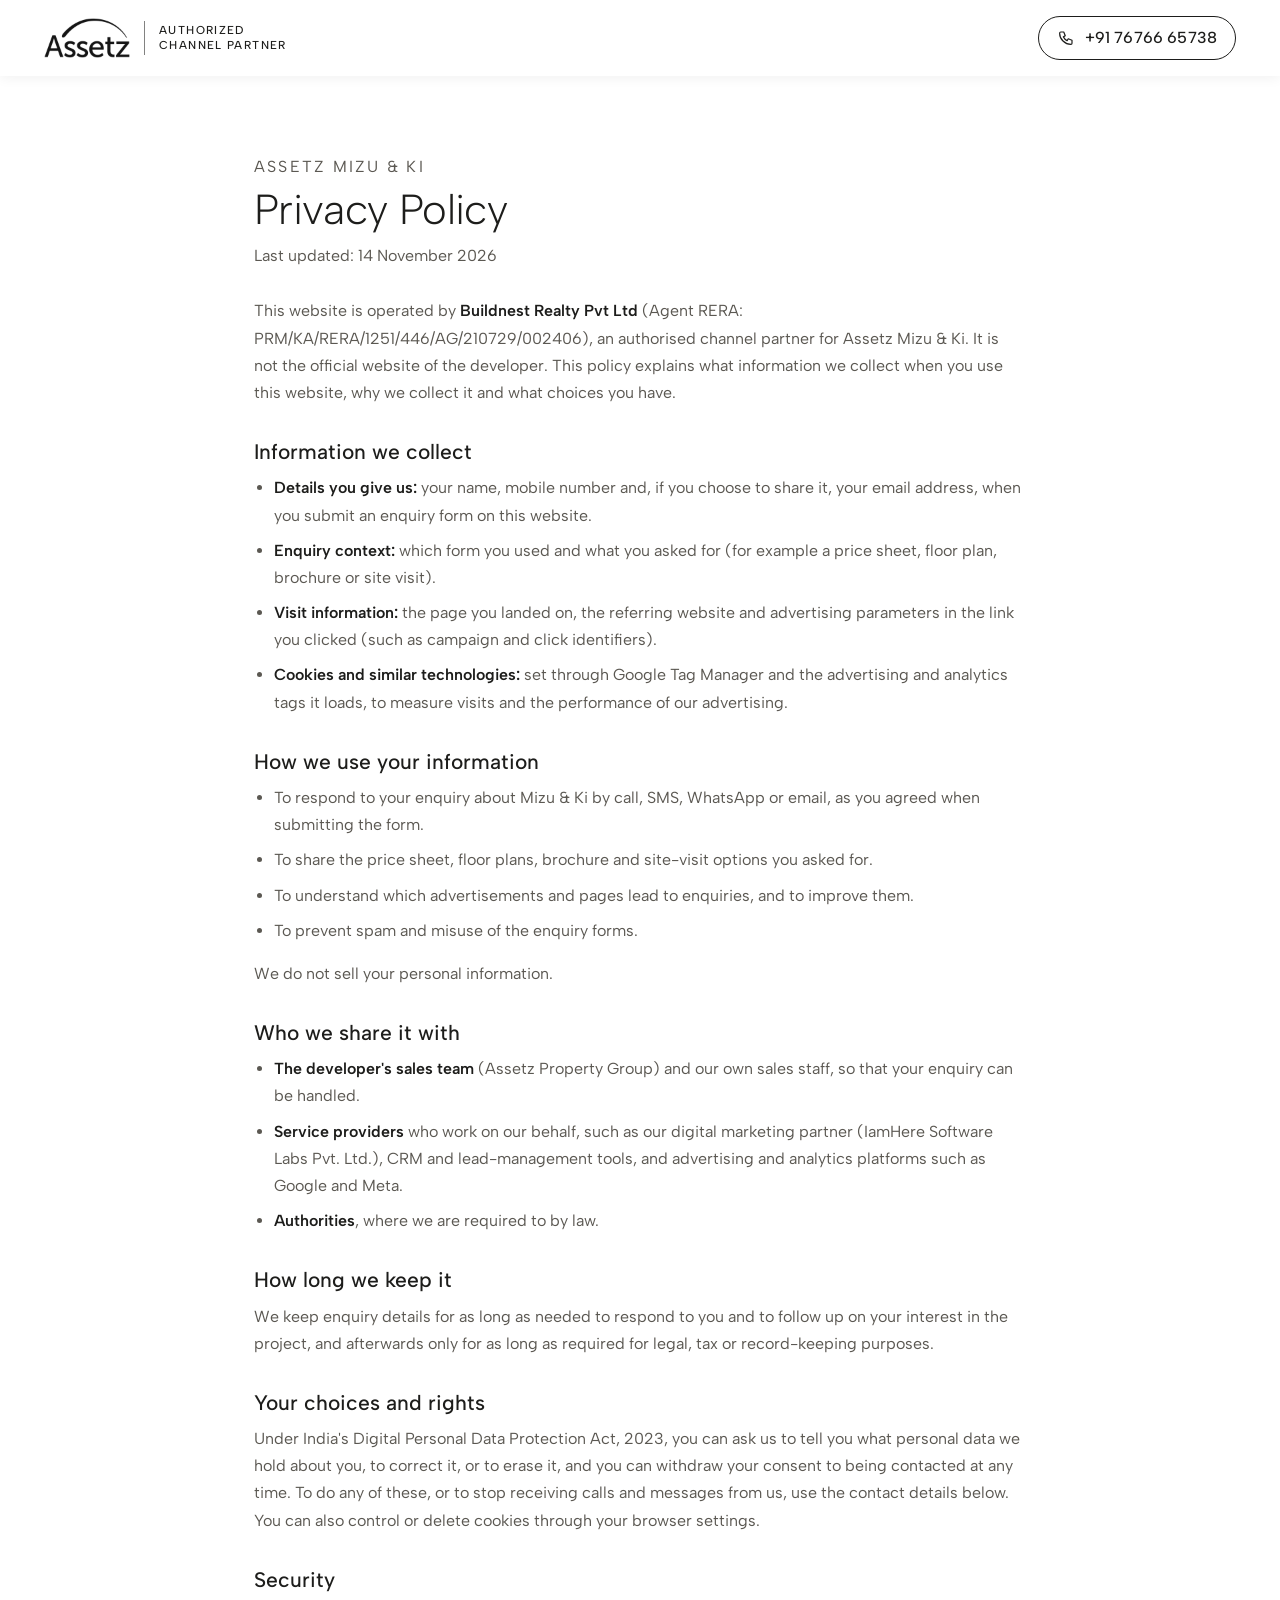
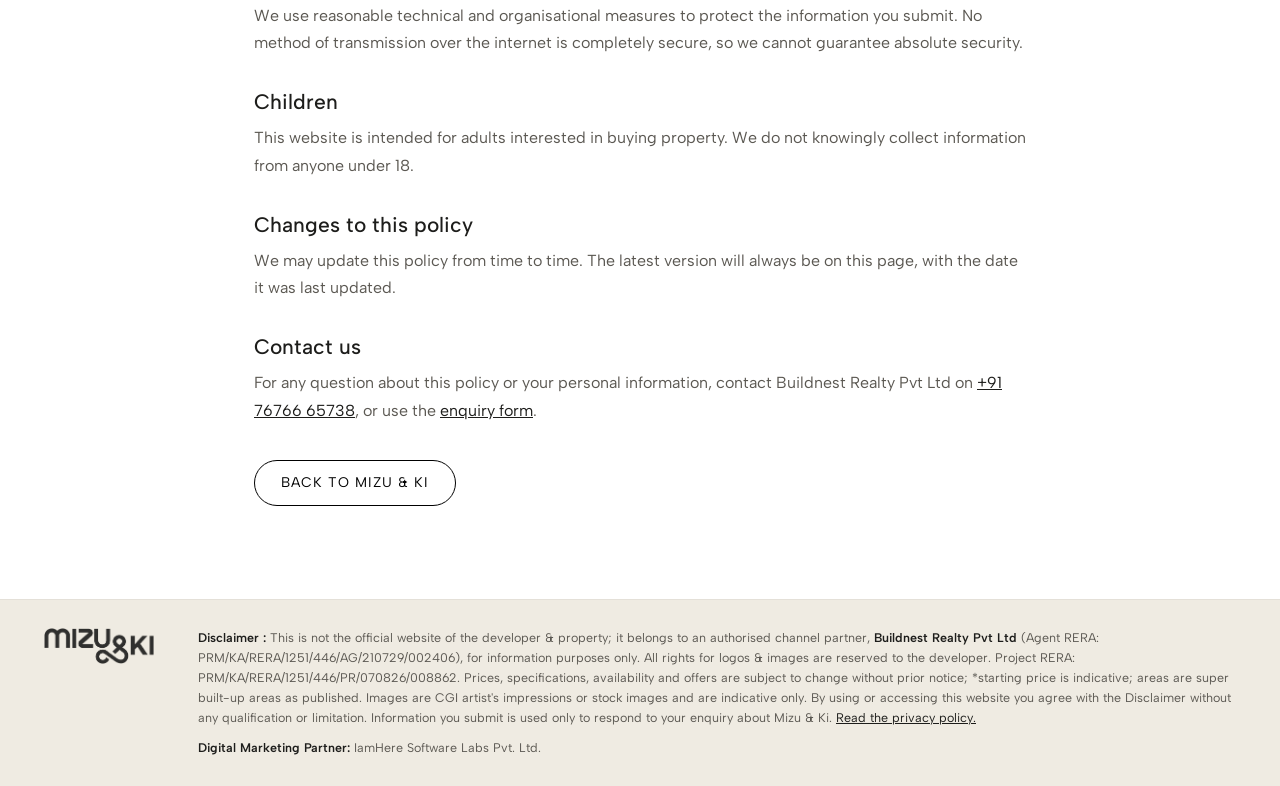
<file: privacy.html>
<!DOCTYPE html>
<html lang="en-IN">
<head>
<!-- Google Tag Manager -->
<script async src="https://www.googletagmanager.com/gtm.js?id=GTM-K2DVVNWZ"></script>
<script>
  window.dataLayer = window.dataLayer || [];
  function gtag(){dataLayer.push(arguments);}
  gtag('js', new Date());
</script>
<!-- End Google Tag Manager -->
<meta charset="utf-8">
<meta name="viewport" content="width=device-width, initial-scale=1">
<title>Privacy Policy | Assetz Mizu &amp; Ki</title>
<meta name="description" content="Privacy policy for the Assetz Mizu & Ki channel partner website.">
<meta name="robots" content="noindex, follow">
<meta name="theme-color" content="#1d1d1b">
<link rel="icon" href="favicon.ico" sizes="48x48">
<link rel="icon" type="image/png" sizes="256x256" href="assets/img/favicon.png">
<link rel="apple-touch-icon" href="assets/img/apple-touch-icon.png">
<link rel="preconnect" href="https://fonts.googleapis.com">
<link rel="preconnect" href="https://fonts.gstatic.com" crossorigin>
<link href="https://fonts.googleapis.com/css2?family=Albert+Sans:wght@300;400;500;600&display=swap" rel="stylesheet">
<link rel="stylesheet" href="assets/css/styles.css">
</head>
<body>

<svg class="sprite" aria-hidden="true" xmlns="http://www.w3.org/2000/svg">
  <symbol id="f-pin" viewBox="0 0 24 24" fill="none" stroke="currentColor" stroke-width="1.2" stroke-linecap="round" stroke-linejoin="round"><path d="M12 21s-6.5-6-6.5-11a6.5 6.5 0 0 1 13 0c0 5-6.5 11-6.5 11z"/><circle cx="12" cy="10" r="2.4"/></symbol>
  <symbol id="f-area" viewBox="0 0 24 24" fill="none" stroke="currentColor" stroke-width="1.2" stroke-linecap="round" stroke-linejoin="round"><path d="M12 3l8 4.5v9L12 21l-8-4.5v-9z"/><path d="M4 7.5l8 4.5 8-4.5M12 12v9"/></symbol>
  <symbol id="f-units" viewBox="0 0 24 24" fill="none" stroke="currentColor" stroke-width="1.2" stroke-linecap="round" stroke-linejoin="round"><rect x="3.5" y="3.5" width="7" height="7"/><rect x="13.5" y="3.5" width="7" height="7"/><rect x="3.5" y="13.5" width="7" height="7"/><rect x="13.5" y="13.5" width="7" height="7"/></symbol>
  <symbol id="f-cluster" viewBox="0 0 24 24" fill="none" stroke="currentColor" stroke-width="1.2" stroke-linecap="round" stroke-linejoin="round"><path d="M12 3l9 4.5-9 4.5-9-4.5z"/><path d="M3 12l9 4.5 9-4.5M3 16.5L12 21l9-4.5"/></symbol>
  <symbol id="f-home" viewBox="0 0 24 24" fill="none" stroke="currentColor" stroke-width="1.2" stroke-linecap="round" stroke-linejoin="round"><path d="M3 11l9-7 9 7"/><path d="M5.5 9.5V20h13V9.5"/><path d="M10 20v-6h4v6"/></symbol>
  <symbol id="f-club" viewBox="0 0 24 24" fill="none" stroke="currentColor" stroke-width="1.2" stroke-linecap="round" stroke-linejoin="round"><path d="M3 20h18M4.5 20V9.5h15V20"/><path d="M3 9.5l9-5.5 9 5.5"/><path d="M8 20v-6M12 20v-6M16 20v-6"/></symbol>
  <symbol id="f-amen" viewBox="0 0 24 24" fill="none" stroke="currentColor" stroke-width="1.2" stroke-linecap="round" stroke-linejoin="round"><path d="M3 18c1.5 0 1.5-1.2 3-1.2S7.500 18 9 18s1.500-1.200 3-1.200S13.500 18 15 18s1.500-1.200 3-1.200S19.500 18 21 18"/><path d="M8 14V6.500a2 2 0 0 1 4 0M14 14V6.500a2 2 0 0 1 4 0M8 10.500h6"/></symbol>
  <symbol id="f-rera" viewBox="0 0 24 24" fill="none" stroke="currentColor" stroke-width="1.2" stroke-linecap="round" stroke-linejoin="round"><path d="M12 3l7.500 3v5.500c0 4.500-3.200 8-7.500 9.500-4.300-1.500-7.500-5-7.500-9.500V6z"/><path d="M8.500 12l2.500 2.500 4.500-5"/></symbol>
  <symbol id="i-mark" viewBox="0 0 24 24" fill="none" stroke="currentColor" stroke-width="1.1" stroke-linecap="round" stroke-linejoin="round"><path d="M12 21V11"/><path d="M12 11c0-4 2.500-7 7-7.500.3 4.500-2.500 7.500-7 7.500z"/><path d="M12 15c0-3-2-5.200-5.500-5.500C6.200 13 8.500 15 12 15z"/><path d="M7 21h10"/></symbol>
  <symbol id="a-pool" viewBox="0 0 24 24" fill="none" stroke="currentColor" stroke-width="1.2" stroke-linecap="round" stroke-linejoin="round"><path d="M3 18c1.500 0 1.500-1.200 3-1.200S7.500 18 9 18s1.500-1.200 3-1.200S13.500 18 15 18s1.500-1.200 3-1.200S19.500 18 21 18"/><path d="M8 14V6.500a2 2 0 0 1 4 0M14 14V6.500a2 2 0 0 1 4 0M8 10.500h6"/></symbol>
  <symbol id="a-sport" viewBox="0 0 24 24" fill="none" stroke="currentColor" stroke-width="1.2" stroke-linecap="round" stroke-linejoin="round"><ellipse cx="9.500" cy="9" rx="5" ry="6" transform="rotate(-30 9.500 9)"/><path d="M12.800 14.200L18 21"/><circle cx="18.500" cy="6" r="1.800"/></symbol>
  <symbol id="a-club" viewBox="0 0 24 24" fill="none" stroke="currentColor" stroke-width="1.2" stroke-linecap="round" stroke-linejoin="round"><path d="M3 20h18M4.500 20V9.500h15V20"/><path d="M3 9.500l9-5.500 9 5.500"/><path d="M8 20v-6M12 20v-6M16 20v-6"/></symbol>
  <symbol id="a-leaf" viewBox="0 0 24 24" fill="none" stroke="currentColor" stroke-width="1.2" stroke-linecap="round" stroke-linejoin="round"><path d="M5 19c0-8 5-13 15-14 0 9-5 14-13 14"/><path d="M5 19c2.500-5 6-8 10-10"/></symbol>
  <symbol id="i-it" viewBox="0 0 24 24" fill="none" stroke="currentColor" stroke-width="1.2" stroke-linecap="round" stroke-linejoin="round"><rect x="3.500" y="7.500" width="17" height="12.500"/><path d="M9 7.500V4.500h6v3M3.500 13h17M12 11.500v3"/></symbol>
  <symbol id="i-conn" viewBox="0 0 24 24" fill="none" stroke="currentColor" stroke-width="1.2" stroke-linecap="round" stroke-linejoin="round"><path d="M8 3.500L4 20.500M16 3.500l4 17M12 4.500v2.500M12 10.500v3M12 17v3"/></symbol>
  <symbol id="i-school" viewBox="0 0 24 24" fill="none" stroke="currentColor" stroke-width="1.2" stroke-linecap="round" stroke-linejoin="round"><path d="M2.500 9.500L12 5l9.500 4.500L12 14z"/><path d="M6.500 11.500v5c1.500 1.500 3.500 2 5.500 2s4-.5 5.500-2v-5M21.500 9.500v6"/></symbol>
  <symbol id="i-leisure" viewBox="0 0 24 24" fill="none" stroke="currentColor" stroke-width="1.2" stroke-linecap="round" stroke-linejoin="round"><path d="M6 4h12l-1 8a5 5 0 0 1-10 0z"/><path d="M12 17v3.500M8.500 20.500h7M6.500 8.500h11"/></symbol>
  <symbol id="i-health" viewBox="0 0 24 24" fill="none" stroke="currentColor" stroke-width="1.2" stroke-linecap="round" stroke-linejoin="round"><rect x="3.500" y="3.500" width="17" height="17" rx="2"/><path d="M12 8v8M8 12h8"/></symbol>
  <symbol id="i-check" viewBox="0 0 24 24" fill="none" stroke="currentColor" stroke-width="1.600" stroke-linecap="round" stroke-linejoin="round"><circle cx="12" cy="12" r="9"/><path d="M8 12.300l2.700 2.700L16 9.500"/></symbol>
  <symbol id="i-tick" viewBox="0 0 24 24" fill="none" stroke="currentColor" stroke-width="2" stroke-linecap="round" stroke-linejoin="round"><path d="M5 12.500l4.500 4.500L19 7.500"/></symbol>
  <symbol id="i-lock" viewBox="0 0 24 24" fill="none" stroke="currentColor" stroke-width="1.600" stroke-linecap="round" stroke-linejoin="round"><rect x="5" y="10.500" width="14" height="10" rx="1.500"/><path d="M8 10.500V7.500a4 4 0 0 1 8 0v3"/></symbol>
  <symbol id="i-close" viewBox="0 0 24 24" fill="none" stroke="currentColor" stroke-width="1.800" stroke-linecap="round"><path d="M6 6l12 12M18 6L6 18"/></symbol>
  <symbol id="i-phone" viewBox="0 0 24 24" fill="none" stroke="currentColor" stroke-width="1.600" stroke-linecap="round" stroke-linejoin="round"><path d="M5 4h4l2 5-2.500 1.500a11 11 0 0 0 5 5L15 13l5 2v4a1.500 1.500 0 0 1-1.500 1.500C10.500 20.500 3.500 13.500 3.500 5.500A1.500 1.500 0 0 1 5 4z"/></symbol>
  <symbol id="i-wa" viewBox="0 0 24 24" fill="currentColor"><path d="M12 2.500a9.500 9.500 0 0 0-8.100 14.400L2.500 21.500l4.700-1.300A9.500 9.500 0 1 0 12 2.500zm0 1.700a7.800 7.800 0 1 1-4 14.500l-.3-.2-2.700.8.800-2.600-.2-.3A7.800 7.800 0 0 1 12 4.200zM8.700 7.400c-.2 0-.5 0-.7.300-.3.300-1 .9-1 2.300s1 2.700 1.100 2.900c.2.200 2 3.100 4.900 4.300 2.400.9 2.900.8 3.400.7.500 0 1.700-.7 1.900-1.300.2-.700.200-1.200.200-1.300-.1-.200-.3-.200-.600-.400l-1.900-.900c-.300-.100-.500-.200-.700.100l-.9 1.100c-.200.200-.300.200-.600.100-.300-.200-1.200-.500-2.300-1.400-.800-.800-1.400-1.700-1.600-2-.200-.300 0-.400.100-.600l.4-.500c.200-.200.200-.300.300-.500.100-.200 0-.400 0-.500l-.900-2.100c-.200-.500-.400-.500-.600-.500z"/></symbol>
</svg>

<a class="skip" href="#main">Skip to content</a>

<header class="site-header" id="top">
  <div class="wrap header-inner">
    <a class="brand" href="./" aria-label="Assetz, Authorized Channel Partner. Back to the Mizu &amp; Ki page"><img src="assets/img/assetz.png" alt="Assetz" width="258" height="120"><span class="brand-sep" aria-hidden="true"></span><span class="brand-tag">Authorized<br>Channel Partner</span></a>
    <a class="phone-pill js-phone" href="./#contact" data-cta="header_call"><svg class="pill-ic" width="18" height="18" aria-hidden="true"><use href="#i-phone"/></svg><span>+91 <span class="js-phone-text"></span></span></a>
  </div>
</header>

<main id="main">
  <section class="section legal">
    <div class="wrap legal-wrap">
      <p class="eyebrow">Assetz Mizu &amp; Ki</p>
      <h1 class="display">Privacy Policy</h1>
      <p class="legal-date">Last updated: 14 November 2026</p>

      <p>This website is operated by <strong>Buildnest Realty Pvt Ltd</strong> (Agent RERA: PRM/KA/RERA/1251/446/AG/210729/002406), an authorised channel partner for Assetz Mizu &amp; Ki. It is not the official website of the developer. This policy explains what information we collect when you use this website, why we collect it and what choices you have.</p>

      <h2>Information we collect</h2>
      <ul>
        <li><strong>Details you give us:</strong> your name, mobile number and, if you choose to share it, your email address, when you submit an enquiry form on this website.</li>
        <li><strong>Enquiry context:</strong> which form you used and what you asked for (for example a price sheet, floor plan, brochure or site visit).</li>
        <li><strong>Visit information:</strong> the page you landed on, the referring website and advertising parameters in the link you clicked (such as campaign and click identifiers).</li>
        <li><strong>Cookies and similar technologies:</strong> set through Google Tag Manager and the advertising and analytics tags it loads, to measure visits and the performance of our advertising.</li>
      </ul>

      <h2>How we use your information</h2>
      <ul>
        <li>To respond to your enquiry about Mizu &amp; Ki by call, SMS, WhatsApp or email, as you agreed when submitting the form.</li>
        <li>To share the price sheet, floor plans, brochure and site-visit options you asked for.</li>
        <li>To understand which advertisements and pages lead to enquiries, and to improve them.</li>
        <li>To prevent spam and misuse of the enquiry forms.</li>
      </ul>
      <p>We do not sell your personal information.</p>

      <h2>Who we share it with</h2>
      <ul>
        <li><strong>The developer's sales team</strong> (Assetz Property Group) and our own sales staff, so that your enquiry can be handled.</li>
        <li><strong>Service providers</strong> who work on our behalf, such as our digital marketing partner (IamHere Software Labs Pvt. Ltd.), CRM and lead-management tools, and advertising and analytics platforms such as Google and Meta.</li>
        <li><strong>Authorities</strong>, where we are required to by law.</li>
      </ul>

      <h2>How long we keep it</h2>
      <p>We keep enquiry details for as long as needed to respond to you and to follow up on your interest in the project, and afterwards only for as long as required for legal, tax or record-keeping purposes.</p>

      <h2>Your choices and rights</h2>
      <p>Under India's Digital Personal Data Protection Act, 2023, you can ask us to tell you what personal data we hold about you, to correct it, or to erase it, and you can withdraw your consent to being contacted at any time. To do any of these, or to stop receiving calls and messages from us, use the contact details below. You can also control or delete cookies through your browser settings.</p>

      <h2>Security</h2>
      <p>We use reasonable technical and organisational measures to protect the information you submit. No method of transmission over the internet is completely secure, so we cannot guarantee absolute security.</p>

      <h2>Children</h2>
      <p>This website is intended for adults interested in buying property. We do not knowingly collect information from anyone under 18.</p>

      <h2>Changes to this policy</h2>
      <p>We may update this policy from time to time. The latest version will always be on this page, with the date it was last updated.</p>

      <h2>Contact us</h2>
      <p>For any question about this policy or your personal information, contact Buildnest Realty Pvt Ltd<span class="js-nophone-hide"> on <a class="js-phone" href="./#contact">+91 <span class="js-phone-text"></span></a></span>, or use the <a href="./#contact">enquiry form</a>.</p>

      <p class="legal-back"><a class="btn-outline" href="./">Back to Mizu &amp; Ki</a></p>
    </div>
  </section>
</main>

<footer class="site-footer">
  <div class="wrap foot-grid">
    <img class="foot-mark" src="assets/img/mizu-ki.png" alt="Mizu &amp; Ki" loading="lazy" width="454" height="150">
    <div class="foot-text">
      <p class="disclaimer"><strong>Disclaimer :</strong> This is not the official website of the developer &amp; property; it belongs to an <span class="js-partner">authorised channel partner, <strong>Buildnest Realty Pvt Ltd</strong> (Agent RERA: PRM/KA/RERA/1251/446/AG/210729/002406)</span>, for information purposes only. All rights for logos &amp; images are reserved to the developer. Project RERA: PRM/KA/RERA/1251/446/PR/070826/008862. Prices, specifications, availability and offers are subject to change without prior notice; *starting price is indicative; areas are super built-up areas as published. Images are CGI artist's impressions or stock images and are indicative only. By using or accessing this website you agree with the Disclaimer without any qualification or limitation. Information you submit is used only to respond to your enquiry about Mizu &amp; Ki. <span class="js-privacy-link"><a href="#" rel="noopener">Read the privacy policy.</a></span></p>
      <p class="disclaimer foot-credits"><strong>Digital Marketing Partner:</strong> IamHere Software Labs Pvt. Ltd.</p>
    </div>
  </div>
</footer>

<script src="assets/js/config.js"></script>
<script src="assets/js/main.js"></script>
</body>
</html>
</file>
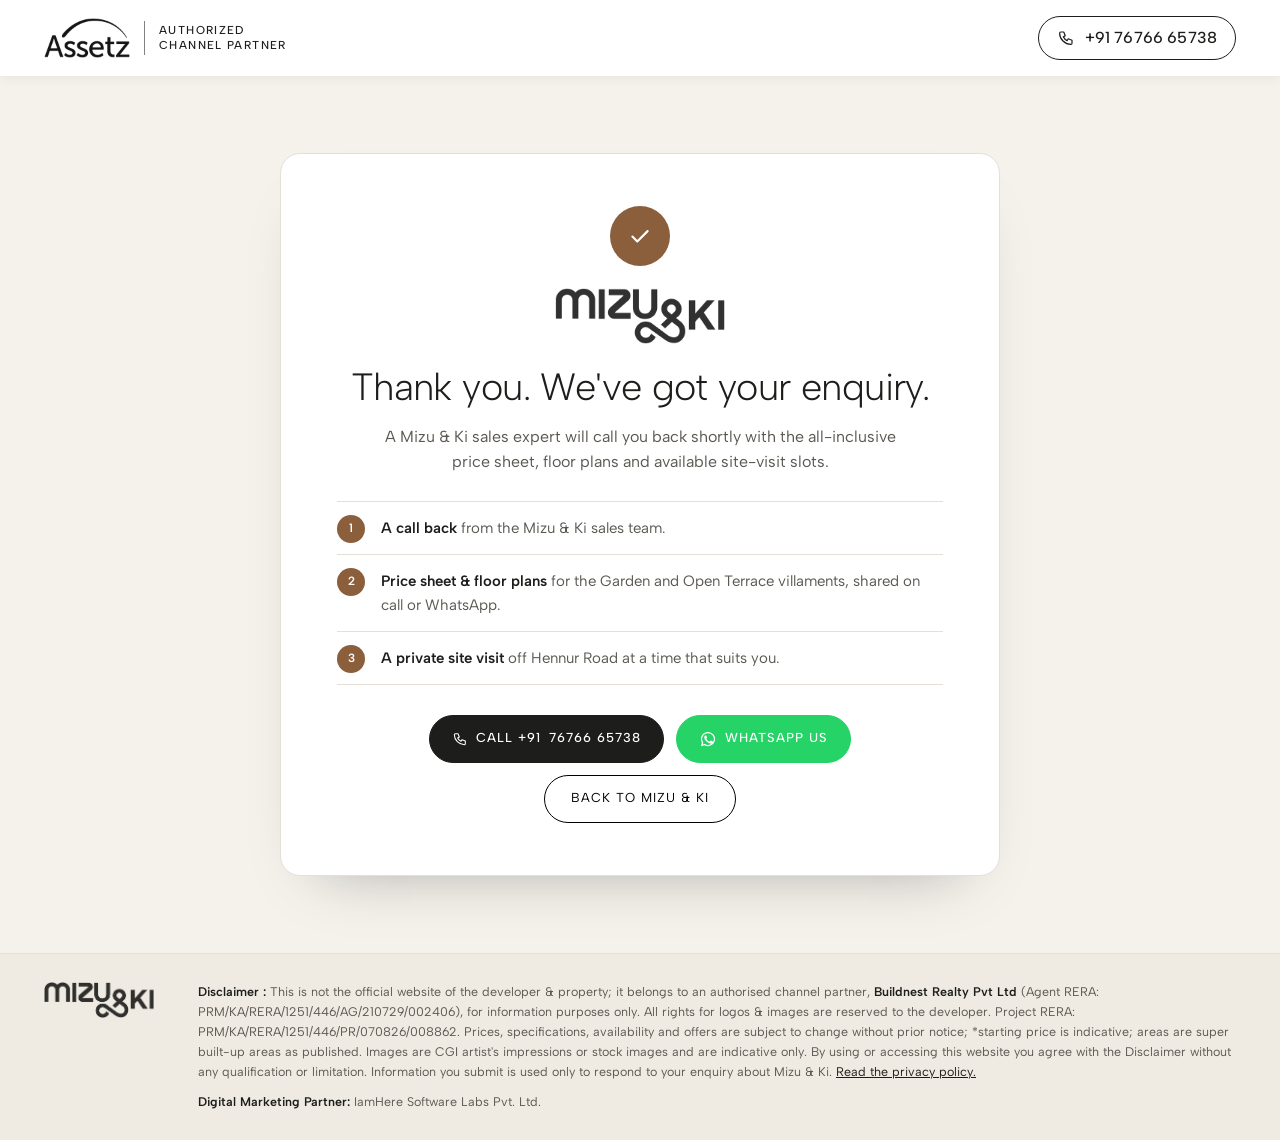
<file: thank-you.html>
<!DOCTYPE html>
<html lang="en-IN">
<head>
<!-- Google Tag Manager -->
<script async src="https://www.googletagmanager.com/gtm.js?id=GTM-K2DVVNWZ"></script>
<script>
  window.dataLayer = window.dataLayer || [];
  function gtag(){dataLayer.push(arguments);}
  gtag('js', new Date());
</script>
<!-- End Google Tag Manager -->
<meta charset="utf-8">
<meta name="viewport" content="width=device-width, initial-scale=1">
<title>Thank You | Assetz Mizu &amp; Ki</title>
<meta name="description" content="Thank you for your enquiry about Assetz Mizu & Ki.">
<meta name="robots" content="noindex, nofollow">
<meta name="theme-color" content="#1d1d1b">
<link rel="icon" href="favicon.ico" sizes="48x48">
<link rel="icon" type="image/png" sizes="256x256" href="assets/img/favicon.png">
<link rel="apple-touch-icon" href="assets/img/apple-touch-icon.png">
<link rel="preconnect" href="https://fonts.googleapis.com">
<link rel="preconnect" href="https://fonts.gstatic.com" crossorigin>
<link href="https://fonts.googleapis.com/css2?family=Albert+Sans:wght@300;400;500;600&display=swap" rel="stylesheet">
<link rel="stylesheet" href="assets/css/styles.css">
</head>
<body>

<svg class="sprite" aria-hidden="true" xmlns="http://www.w3.org/2000/svg">
  <symbol id="f-pin" viewBox="0 0 24 24" fill="none" stroke="currentColor" stroke-width="1.2" stroke-linecap="round" stroke-linejoin="round"><path d="M12 21s-6.5-6-6.5-11a6.5 6.5 0 0 1 13 0c0 5-6.5 11-6.5 11z"/><circle cx="12" cy="10" r="2.4"/></symbol>
  <symbol id="f-area" viewBox="0 0 24 24" fill="none" stroke="currentColor" stroke-width="1.2" stroke-linecap="round" stroke-linejoin="round"><path d="M12 3l8 4.5v9L12 21l-8-4.5v-9z"/><path d="M4 7.5l8 4.5 8-4.5M12 12v9"/></symbol>
  <symbol id="f-units" viewBox="0 0 24 24" fill="none" stroke="currentColor" stroke-width="1.2" stroke-linecap="round" stroke-linejoin="round"><rect x="3.5" y="3.5" width="7" height="7"/><rect x="13.5" y="3.5" width="7" height="7"/><rect x="3.5" y="13.5" width="7" height="7"/><rect x="13.5" y="13.5" width="7" height="7"/></symbol>
  <symbol id="f-cluster" viewBox="0 0 24 24" fill="none" stroke="currentColor" stroke-width="1.2" stroke-linecap="round" stroke-linejoin="round"><path d="M12 3l9 4.5-9 4.5-9-4.5z"/><path d="M3 12l9 4.5 9-4.5M3 16.5L12 21l9-4.5"/></symbol>
  <symbol id="f-home" viewBox="0 0 24 24" fill="none" stroke="currentColor" stroke-width="1.2" stroke-linecap="round" stroke-linejoin="round"><path d="M3 11l9-7 9 7"/><path d="M5.5 9.5V20h13V9.5"/><path d="M10 20v-6h4v6"/></symbol>
  <symbol id="f-club" viewBox="0 0 24 24" fill="none" stroke="currentColor" stroke-width="1.2" stroke-linecap="round" stroke-linejoin="round"><path d="M3 20h18M4.5 20V9.5h15V20"/><path d="M3 9.5l9-5.5 9 5.5"/><path d="M8 20v-6M12 20v-6M16 20v-6"/></symbol>
  <symbol id="f-amen" viewBox="0 0 24 24" fill="none" stroke="currentColor" stroke-width="1.2" stroke-linecap="round" stroke-linejoin="round"><path d="M3 18c1.5 0 1.5-1.2 3-1.2S7.500 18 9 18s1.500-1.200 3-1.200S13.500 18 15 18s1.500-1.200 3-1.200S19.500 18 21 18"/><path d="M8 14V6.500a2 2 0 0 1 4 0M14 14V6.500a2 2 0 0 1 4 0M8 10.500h6"/></symbol>
  <symbol id="f-rera" viewBox="0 0 24 24" fill="none" stroke="currentColor" stroke-width="1.2" stroke-linecap="round" stroke-linejoin="round"><path d="M12 3l7.500 3v5.500c0 4.500-3.200 8-7.500 9.500-4.300-1.500-7.500-5-7.500-9.500V6z"/><path d="M8.500 12l2.500 2.500 4.500-5"/></symbol>
  <symbol id="i-mark" viewBox="0 0 24 24" fill="none" stroke="currentColor" stroke-width="1.1" stroke-linecap="round" stroke-linejoin="round"><path d="M12 21V11"/><path d="M12 11c0-4 2.500-7 7-7.500.3 4.500-2.500 7.500-7 7.500z"/><path d="M12 15c0-3-2-5.200-5.500-5.500C6.200 13 8.500 15 12 15z"/><path d="M7 21h10"/></symbol>
  <symbol id="a-pool" viewBox="0 0 24 24" fill="none" stroke="currentColor" stroke-width="1.2" stroke-linecap="round" stroke-linejoin="round"><path d="M3 18c1.500 0 1.500-1.200 3-1.200S7.500 18 9 18s1.500-1.200 3-1.200S13.500 18 15 18s1.500-1.200 3-1.200S19.500 18 21 18"/><path d="M8 14V6.500a2 2 0 0 1 4 0M14 14V6.500a2 2 0 0 1 4 0M8 10.500h6"/></symbol>
  <symbol id="a-sport" viewBox="0 0 24 24" fill="none" stroke="currentColor" stroke-width="1.2" stroke-linecap="round" stroke-linejoin="round"><ellipse cx="9.500" cy="9" rx="5" ry="6" transform="rotate(-30 9.500 9)"/><path d="M12.800 14.200L18 21"/><circle cx="18.500" cy="6" r="1.800"/></symbol>
  <symbol id="a-club" viewBox="0 0 24 24" fill="none" stroke="currentColor" stroke-width="1.2" stroke-linecap="round" stroke-linejoin="round"><path d="M3 20h18M4.500 20V9.500h15V20"/><path d="M3 9.500l9-5.500 9 5.500"/><path d="M8 20v-6M12 20v-6M16 20v-6"/></symbol>
  <symbol id="a-leaf" viewBox="0 0 24 24" fill="none" stroke="currentColor" stroke-width="1.2" stroke-linecap="round" stroke-linejoin="round"><path d="M5 19c0-8 5-13 15-14 0 9-5 14-13 14"/><path d="M5 19c2.500-5 6-8 10-10"/></symbol>
  <symbol id="i-it" viewBox="0 0 24 24" fill="none" stroke="currentColor" stroke-width="1.2" stroke-linecap="round" stroke-linejoin="round"><rect x="3.500" y="7.500" width="17" height="12.500"/><path d="M9 7.500V4.500h6v3M3.500 13h17M12 11.500v3"/></symbol>
  <symbol id="i-conn" viewBox="0 0 24 24" fill="none" stroke="currentColor" stroke-width="1.2" stroke-linecap="round" stroke-linejoin="round"><path d="M8 3.500L4 20.500M16 3.500l4 17M12 4.500v2.500M12 10.500v3M12 17v3"/></symbol>
  <symbol id="i-school" viewBox="0 0 24 24" fill="none" stroke="currentColor" stroke-width="1.2" stroke-linecap="round" stroke-linejoin="round"><path d="M2.500 9.500L12 5l9.500 4.500L12 14z"/><path d="M6.500 11.500v5c1.500 1.500 3.500 2 5.500 2s4-.5 5.500-2v-5M21.500 9.500v6"/></symbol>
  <symbol id="i-leisure" viewBox="0 0 24 24" fill="none" stroke="currentColor" stroke-width="1.2" stroke-linecap="round" stroke-linejoin="round"><path d="M6 4h12l-1 8a5 5 0 0 1-10 0z"/><path d="M12 17v3.500M8.500 20.500h7M6.500 8.500h11"/></symbol>
  <symbol id="i-health" viewBox="0 0 24 24" fill="none" stroke="currentColor" stroke-width="1.2" stroke-linecap="round" stroke-linejoin="round"><rect x="3.500" y="3.500" width="17" height="17" rx="2"/><path d="M12 8v8M8 12h8"/></symbol>
  <symbol id="i-check" viewBox="0 0 24 24" fill="none" stroke="currentColor" stroke-width="1.600" stroke-linecap="round" stroke-linejoin="round"><circle cx="12" cy="12" r="9"/><path d="M8 12.300l2.700 2.700L16 9.500"/></symbol>
  <symbol id="i-tick" viewBox="0 0 24 24" fill="none" stroke="currentColor" stroke-width="2" stroke-linecap="round" stroke-linejoin="round"><path d="M5 12.500l4.500 4.500L19 7.500"/></symbol>
  <symbol id="i-lock" viewBox="0 0 24 24" fill="none" stroke="currentColor" stroke-width="1.600" stroke-linecap="round" stroke-linejoin="round"><rect x="5" y="10.500" width="14" height="10" rx="1.500"/><path d="M8 10.500V7.500a4 4 0 0 1 8 0v3"/></symbol>
  <symbol id="i-close" viewBox="0 0 24 24" fill="none" stroke="currentColor" stroke-width="1.800" stroke-linecap="round"><path d="M6 6l12 12M18 6L6 18"/></symbol>
  <symbol id="i-phone" viewBox="0 0 24 24" fill="none" stroke="currentColor" stroke-width="1.600" stroke-linecap="round" stroke-linejoin="round"><path d="M5 4h4l2 5-2.500 1.500a11 11 0 0 0 5 5L15 13l5 2v4a1.500 1.500 0 0 1-1.500 1.500C10.500 20.500 3.500 13.500 3.500 5.500A1.500 1.500 0 0 1 5 4z"/></symbol>
  <symbol id="i-wa" viewBox="0 0 24 24" fill="currentColor"><path d="M12 2.500a9.500 9.500 0 0 0-8.100 14.400L2.500 21.500l4.700-1.300A9.500 9.500 0 1 0 12 2.500zm0 1.700a7.800 7.800 0 1 1-4 14.500l-.3-.2-2.700.8.800-2.600-.2-.3A7.800 7.800 0 0 1 12 4.200zM8.700 7.400c-.2 0-.5 0-.7.300-.3.300-1 .9-1 2.300s1 2.700 1.100 2.900c.2.200 2 3.100 4.900 4.300 2.400.9 2.900.8 3.400.7.500 0 1.700-.7 1.900-1.300.2-.700.200-1.200.200-1.300-.1-.200-.3-.200-.600-.400l-1.900-.900c-.300-.100-.500-.200-.700.100l-.9 1.100c-.200.200-.300.200-.600.100-.300-.200-1.200-.500-2.300-1.400-.800-.800-1.400-1.700-1.600-2-.200-.300 0-.400.100-.600l.4-.500c.200-.200.200-.300.300-.500.100-.200 0-.400 0-.500l-.900-2.100c-.200-.500-.400-.500-.600-.500z"/></symbol>
</svg>

<a class="skip" href="#main">Skip to content</a>

<header class="site-header" id="top">
  <div class="wrap header-inner">
    <a class="brand" href="./" aria-label="Assetz, Authorized Channel Partner. Back to the Mizu &amp; Ki page"><img src="assets/img/assetz.png" alt="Assetz" width="258" height="120"><span class="brand-sep" aria-hidden="true"></span><span class="brand-tag">Authorized<br>Channel Partner</span></a>
    <a class="phone-pill js-phone" href="./#contact" data-cta="header_call"><svg class="pill-ic" width="18" height="18" aria-hidden="true"><use href="#i-phone"/></svg><span>+91 <span class="js-phone-text"></span></span></a>
  </div>
</header>

<main id="main">
  <section class="ty" aria-labelledby="ty-title">
    <div class="wrap">
      <div class="ty-card">
        <div class="ty-tick"><svg width="26" height="26" aria-hidden="true"><use href="#i-tick"/></svg></div>
        <img class="ty-logo" src="assets/img/mizu-ki.png" alt="Mizu &amp; Ki" width="454" height="150">
        <h1 class="display" id="ty-title">Thank you. We've got your enquiry.</h1>
        <p class="ty-lede">A Mizu &amp; Ki sales expert will call you back shortly with the all-inclusive price sheet, floor plans and available site-visit slots.</p>
        <ol class="ty-steps">
          <li><strong>A call back</strong> from the Mizu &amp; Ki sales team.</li>
          <li><strong>Price sheet &amp; floor plans</strong> for the Garden and Open Terrace villaments, shared on call or WhatsApp.</li>
          <li><strong>A private site visit</strong> off Hennur Road at a time that suits you.</li>
        </ol>
        <div class="ty-actions">
          <a class="btn js-phone" href="./#contact" data-cta="ty_call"><svg width="16" height="16" aria-hidden="true"><use href="#i-phone"/></svg>Call +91 <span class="js-phone-text"></span></a>
          <a class="btn ty-wa js-whatsapp" href="#" target="_blank" rel="noopener" data-cta="ty_whatsapp"><svg width="18" height="18" aria-hidden="true"><use href="#i-wa"/></svg>WhatsApp Us</a>
          <a class="btn-outline" href="./">Back to Mizu &amp; Ki</a>
        </div>
      </div>
    </div>
  </section>
</main>

<footer class="site-footer">
  <div class="wrap foot-grid">
    <img class="foot-mark" src="assets/img/mizu-ki.png" alt="Mizu &amp; Ki" loading="lazy" width="454" height="150">
    <div class="foot-text">
      <p class="disclaimer"><strong>Disclaimer :</strong> This is not the official website of the developer &amp; property; it belongs to an <span class="js-partner">authorised channel partner, <strong>Buildnest Realty Pvt Ltd</strong> (Agent RERA: PRM/KA/RERA/1251/446/AG/210729/002406)</span>, for information purposes only. All rights for logos &amp; images are reserved to the developer. Project RERA: PRM/KA/RERA/1251/446/PR/070826/008862. Prices, specifications, availability and offers are subject to change without prior notice; *starting price is indicative; areas are super built-up areas as published. Images are CGI artist's impressions or stock images and are indicative only. By using or accessing this website you agree with the Disclaimer without any qualification or limitation. Information you submit is used only to respond to your enquiry about Mizu &amp; Ki. <span class="js-privacy-link"><a href="#" rel="noopener">Read the privacy policy.</a></span></p>
      <p class="disclaimer foot-credits"><strong>Digital Marketing Partner:</strong> IamHere Software Labs Pvt. Ltd.</p>
    </div>
  </div>
</footer>

<script src="assets/js/config.js"></script>
<script src="assets/js/main.js"></script>
</body>
</html>
</file>
<file: assets/css/styles.css>
/* Assetz Mizu & Ki — landing page
   Layout: same template as the Niwa & Neo page. Branding: Mizu & Ki brochure
   (monochrome ink on white, warm beige bands, timber-brown accent, single light grotesque). */

:root {
  --ink: #1d1d1b;
  --grey: #9a968e;
  --grey-2: #5b5852;
  --beige: #8b5e3c;            /* timber accent, from the facade screens */
  --beige-soft: rgba(139, 94, 60, .24);
  --beige-faint: rgba(139, 94, 60, .12);
  --dark: #1d1d1b;
  --band: #f5f2ec;             /* warm beige band, from the brand creatives */
  --band-2: #efebe2;
  --white: #ffffff;
  --line: #e4e0d8;
  /* Brand face is General Sans; Albert Sans is the closest hosted match. */
  --sans: "General Sans", "Albert Sans", system-ui, -apple-system, "Segoe UI", sans-serif;
  --serif: var(--sans);        /* the brand uses one family; kept as a token so the template maps 1:1 */
  --wrap: 1296px;
  --gutter: clamp(16px, 4vw, 44px);
  --header-h: 76px;
  --radius: 14px;
  --pill: 50px;
  color-scheme: light;
}

*, ::before, ::after { box-sizing: border-box; }
[hidden] { display: none !important; }
html { scroll-behavior: smooth; scroll-padding-top: calc(var(--header-h) + 12px); -webkit-text-size-adjust: 100%; text-size-adjust: 100%; }
body { margin: 0; font-family: var(--sans); font-weight: 400; font-size: 16px; line-height: 1.6; color: var(--ink); background: var(--white); overflow-x: hidden; }
img { max-width: 100%; height: auto; display: block; }
a { color: inherit; }
button { font: inherit; color: inherit; cursor: pointer; }
h1, h2, h3 { margin: 0; font-weight: 500; line-height: 1.15; }
p { margin: 0 0 1em; }
.sprite { position: absolute; width: 0; height: 0; overflow: hidden; }
.sr-only { position: absolute; width: 1px; height: 1px; overflow: hidden; clip: rect(0, 0, 0, 0); }
.skip { position: absolute; left: -999px; top: 8px; background: var(--white); padding: 8px 14px; z-index: 100; }
.skip:focus { left: 8px; }
a:focus-visible, button:focus-visible, [tabindex]:focus-visible { outline: 2px solid var(--beige); outline-offset: 3px; }
.wrap { width: 100%; max-width: var(--wrap); margin: 0 auto; padding: 0 var(--gutter); }
.center { text-align: center; }
.section { padding: clamp(48px, 6vw, 80px) 0; }
section[id] { scroll-margin-top: calc(var(--header-h) + 8px); }
.display { font-family: var(--serif); font-weight: 300; letter-spacing: -.015em; font-size: clamp(32px, 3.4vw, 42px); line-height: 1.15; color: var(--ink); margin-bottom: clamp(26px, 3.5vw, 40px); }
.fineprint { font-size: 12.5px; color: var(--grey); margin-top: 18px; line-height: 1.6; }

.btn { white-space: nowrap; display: inline-flex; align-items: center; justify-content: center; gap: 8px; min-height: 42px; padding: 0 22px; border: 1px solid var(--dark); border-radius: var(--pill); background: var(--dark); color: #fff; font-size: 12px; font-weight: 500; letter-spacing: 1px; text-transform: uppercase; text-decoration: none; transition: background-color .2s, transform .2s, box-shadow .2s; }
.btn:hover { background: #000; transform: translateY(-1px); box-shadow: 0 10px 20px -12px rgba(0, 0, 0, .5); }
.btn[disabled] { opacity: .65; cursor: progress; }
.btn-outline { display: inline-flex; align-items: center; justify-content: center; min-height: 46px; padding: 0 26px; border: 1px solid #000; border-radius: var(--pill); background: transparent; color: #000; font-size: 14px; font-weight: 400; letter-spacing: 1px; text-transform: uppercase; transition: background-color .2s, color .2s; }
.btn-outline:hover { background: var(--dark); color: #fff; border-color: var(--dark); }

/* Header */
.site-header { position: sticky; top: 0; z-index: 40; background: var(--white); box-shadow: 0 2px 12px rgba(0, 0, 0, .06); }
.header-inner { height: var(--header-h); display: flex; align-items: center; justify-content: space-between; gap: 16px; }
.brand { display: inline-flex; align-items: center; min-height: 44px; }
.brand { gap: 14px; text-decoration: none; color: var(--ink); }
.brand img { height: 40px; width: auto; max-width: none; }
.brand-sep { width: 1px; height: 34px; background: var(--ink); opacity: .55; }
.brand-tag { font-size: 11.5px; font-weight: 500; line-height: 1.3; letter-spacing: .12em; text-transform: uppercase; color: var(--ink); }
.phone-pill { display: inline-flex; align-items: center; gap: 10px; min-height: 44px; padding: 0 18px; border: 1px solid var(--ink); border-radius: var(--pill); background: transparent; font-size: 16px; font-weight: 500; text-decoration: none; letter-spacing: .01em; transition: background-color .2s, color .2s; }
.pill-ic { flex: 0 0 auto; }
.phone-pill:hover { background: var(--dark); color: #fff; border-color: var(--dark); }
.phone-pill.is-cta { font-size: 13px; letter-spacing: 1px; text-transform: uppercase; }
.flag { display: inline-flex; flex-direction: column; width: 22px; height: 15px; border-radius: 2px; overflow: hidden; box-shadow: 0 0 0 1px rgba(0, 0, 0, .08); }
.flag i { flex: 1; display: block; }
.flag i:nth-child(1) { background: #ff9933; }
.flag i:nth-child(2) { background: #fff; }
.flag i:nth-child(3) { background: #138808; }
@media (max-width: 480px) { .brand { gap: 9px; } .brand img { height: 30px; } .brand-sep { height: 26px; } .brand-tag { font-size: 9px; letter-spacing: .08em; } .header-inner { gap: 8px; } .phone-pill { gap: 6px; } .pill-ic { width: 15px; height: 15px; } .phone-pill { font-size: 14px; padding: 0 12px; } .phone-pill.is-cta { font-size: 12px; } }
.phone-pill { white-space: nowrap; flex: 0 0 auto; }
.brand-tag { white-space: nowrap; }
@media (max-width: 380px) { .phone-pill { font-size: 13px; padding: 0 9px; gap: 5px; min-height: 40px; } .pill-ic { width: 13px; height: 13px; } .brand { gap: 7px; } .brand img { height: 27px; } }

/* Hero */
.banner { background: var(--dark); }
.hero { position: relative; isolation: isolate; }
.hero > img { position: absolute; inset: 0; width: 100%; height: 100%; object-fit: cover; object-position: 50% 60%; }
.hero-shade { position: absolute; inset: 0; z-index: 0; background: linear-gradient(90deg, rgba(8, 8, 8, .82) 0%, rgba(8, 8, 8, .62) 32%, rgba(8, 8, 8, .3) 60%, rgba(8, 8, 8, .15) 100%), linear-gradient(0deg, rgba(8, 8, 8, .55), transparent 45%); }
.hero-grid { position: relative; z-index: 1; display: grid; gap: 22px; padding-top: 36px; padding-bottom: 36px; }
.hero-copy { color: #fff; text-align: center; text-shadow: 0 2px 14px rgba(0, 0, 0, .55); }
.hero-mark { width: clamp(190px, 24vw, 300px); height: auto; margin: 0; filter: drop-shadow(0 6px 18px rgba(0, 0, 0, .45)); }
.hero-offer { display: inline-block; margin: 0 0 12px; padding: 6px 14px; border-radius: 999px; background: var(--beige); color: #fff; font-size: 12px; font-weight: 600; letter-spacing: .1em; text-transform: uppercase; text-shadow: none; }
.hero-line { margin: 0 0 6px; font-size: 15px; color: #fff; font-weight: 500; }
.hero-price { margin: 0; font-family: var(--serif); font-size: 20px; font-weight: 600; color: #fff; }
.hero-specs { margin: 22px auto 0; max-width: 620px; text-align: left; border-top: 1px solid rgba(255, 255, 255, .38); }
.hero-specs div { display: grid; grid-template-columns: 96px 1fr; align-items: baseline; gap: 12px; padding: 13px 0; border-bottom: 1px solid rgba(255, 255, 255, .38); }
.hero-specs dt { font-size: 11px; font-weight: 600; letter-spacing: .2em; text-transform: uppercase; color: rgba(255, 255, 255, .78); }
.hero-specs dd { margin: 0; font-size: 16px; font-weight: 500; line-height: 1.3; color: #fff; }
.hero-specs .is-price { padding: 16px 0; }
.hero-specs .is-price dd { font-size: 22px; font-weight: 600; }
@media (min-width: 900px) {
  .hero-specs { margin: 28px 0 0; }
  .hero-specs div { grid-template-columns: 150px 1fr; padding: 17px 0; }
  .hero-specs dt { font-size: 12px; }
  .hero-specs dd { font-size: 19px; }
  .hero-specs .is-price { padding: 21px 0; }
  .hero-specs .is-price dd { font-size: 28px; }
}
/* A little colour in the hero: warm sand labels, leaf-green rules, gold price; image left more vivid */
.hero > img { filter: saturate(1.18) brightness(1.06); }
.hero-shade { background: linear-gradient(90deg, rgba(10, 16, 14, .78) 0%, rgba(10, 16, 14, .52) 34%, rgba(10, 16, 14, .16) 62%, rgba(10, 16, 14, .05) 100%), linear-gradient(0deg, rgba(10, 16, 14, .45), transparent 45%); }
.hero-specs { border-top-color: rgba(168, 201, 150, .55); }
.hero-specs div { border-bottom-color: rgba(168, 201, 150, .55); }
.hero-specs dt { color: #e9c9a0; }
.hero-specs .is-price dd { color: #f3d9a4; }
@media (max-width: 899px) { .hero-shade { background: linear-gradient(rgba(10, 16, 14, .55) 0%, rgba(10, 16, 14, .62) 40%, rgba(10, 16, 14, .78) 100%); } }
.hero-form { background: var(--white); border-radius: var(--radius); padding: 22px 20px 18px; box-shadow: 0 40px 80px -30px rgba(0, 0, 0, .6); max-width: 440px; width: 100%; margin: 0 auto; }
.hf-tag { margin: 0 0 6px; font-size: 11px; font-weight: 600; letter-spacing: .16em; text-transform: uppercase; color: var(--beige); }
.hero-form .form-title { font-size: 24px; }
.hero-form .form-lede { margin-bottom: 14px; }
.hero-form .lead-form { gap: 12px; }
.hero-form .btn-submit { justify-self: stretch; width: 100%; background: var(--dark); color: #fff; border-color: var(--dark); min-height: 50px; font-size: 13px; }
.hero-form .assure { justify-content: flex-start; margin-top: 12px; }
.hero-form .js-form-slot { min-height: 300px; }
@media (max-width: 899px) {
  .hero { background: var(--white); }
  .hero-shade { background: linear-gradient(rgba(8, 8, 8, .6) 0%, rgba(8, 8, 8, .7) 40%, rgba(8, 8, 8, .8) 100%); }
}
@media (min-width: 900px) {
  .hero { min-height: clamp(560px, 62vw, 720px); display: flex; align-items: center; }
  .hero-grid { grid-template-columns: minmax(0, 1fr) 420px; align-items: center; gap: 48px; padding-top: 56px; padding-bottom: 56px; width: 100%; }
  .hero-copy { text-align: left; }
  .hero-mark { margin: 0; width: clamp(260px, 26vw, 360px); }
  .hero-line { font-size: 17px; }
  .hero-price { font-size: 24px; }
  .hero-form { margin: 0 0 0 auto; padding: 26px 26px 20px; }
}

/* Intro band */
.intro-band { background: var(--white); padding: clamp(32px, 4.5vw, 56px) 0 clamp(28px, 4vw, 48px); border-bottom: 1px solid var(--line); }
.intro-top { display: grid; gap: 22px; place-items: center; text-align: center; }
.intro-logo img { width: 210px; height: auto; }
.intro-text h1 { font-family: var(--sans); font-weight: 500; font-size: clamp(22px, 2.2vw, 26px); line-height: 1.3; color: var(--ink); }
.intro-text h1 em { font-style: normal; font-weight: 300; color: var(--grey-2); }
.intro-price { margin: 12px 0 0; font-size: clamp(15px, 1.4vw, 18px); font-weight: 500; color: var(--beige); }
.intro-price i { font-style: normal; margin: 0 8px; color: #d6c3b3; }
.intro-aka { margin: 6px 0 0; font-size: 14px; color: var(--grey-2); }
.intro-aka strong { color: var(--ink); font-weight: 600; }
@media (min-width: 900px) {
  .intro-top { grid-template-columns: auto auto 1fr; gap: 0; text-align: left; justify-items: stretch; }
  .intro-top::before { content: ""; grid-area: 1 / 2; width: 1px; height: 110px; background: var(--line); margin: 0 48px; }
  .intro-logo { grid-area: 1 / 1; justify-self: center; }
  .intro-text { grid-area: 1 / 3; }
}
.kf-grid { list-style: none; margin: clamp(28px, 4vw, 44px) 0 0; padding: 0; display: grid; grid-template-columns: repeat(2, minmax(0, 1fr)); gap: 22px 16px; }
.kf-grid li { display: flex; align-items: center; gap: 12px; min-width: 0; }
.kf-grid svg { flex: 0 0 auto; width: 36px; height: 36px; color: var(--grey-2); }
.kf-grid strong { display: block; font-weight: 500; font-size: 16px; line-height: 1.25; color: var(--beige); }
.kf-grid span { display: block; margin-top: 2px; font-size: 13.5px; color: var(--ink); }
@media (min-width: 900px) {
  .kf-grid { grid-template-columns: repeat(4, 1fr); gap: 26px 28px; }
  .kf-grid svg { width: 44px; height: 44px; }
  .kf-grid strong { font-size: 20px; }
  .kf-grid span { font-size: 15px; }
}

/* Highlights */
.highlights { background: var(--band); }
.hl-grid { list-style: none; margin: 0; padding: 0; display: grid; grid-template-columns: 1fr; gap: 16px; }
.hl-grid li { display: flex; align-items: center; gap: 18px; min-height: 90px; padding: 18px 24px; border-radius: 28px; background: linear-gradient(90deg, var(--beige-soft) 0%, var(--beige-faint) 41%, rgba(139, 94, 60, 0) 100%); }
.hl-grid svg { flex: 0 0 auto; width: 50px; height: 50px; color: var(--beige); }
.hl-grid p { margin: 0; font-size: 16px; line-height: 1.35; color: var(--ink); }
.hl-grid strong { font-weight: 600; }
.hl-grid em { font-style: normal; font-weight: 400; color: var(--grey-2); }
@media (min-width: 700px) { .hl-grid { grid-template-columns: repeat(2, 1fr); gap: 20px 24px; } }
@media (min-width: 1100px) { .hl-grid { grid-template-columns: repeat(3, 1fr); gap: 22px 32px; } }

/* Floor plans & price list */
.pricing { background: var(--white); }
.fp-switch { display: flex; justify-content: center; margin: 0 0 clamp(22px, 3vw, 30px); }
.fp-switch span, .fp-switch button { min-width: 132px; min-height: 54px; padding: 0 28px; display: inline-flex; align-items: center; justify-content: center; border: 1px solid var(--dark); background: var(--white); color: var(--ink); font-size: 15px; font-weight: 500; letter-spacing: .14em; text-transform: uppercase; }
.fp-switch > :first-child { border-radius: var(--pill) 0 0 var(--pill); }
.fp-switch > :last-child { border-radius: 0 var(--pill) var(--pill) 0; }
.fp-switch > :only-child { border-radius: var(--pill); }
.fp-switch .is-active { background: var(--dark); color: #fff; }
.fp-list { display: grid; gap: 16px; max-width: 1100px; margin: 0 auto; }
.fp-row { display: grid; grid-template-columns: 96px 1fr; align-items: center; gap: 14px 16px; padding: 14px; border: 1px solid var(--line); border-radius: 20px; background: var(--white); }
.fp-thumb { display: block; width: 100%; aspect-ratio: 4 / 3; padding: 0; border: 0; border-radius: 10px; background: var(--band-2); overflow: hidden; cursor: pointer; }
.fp-thumb img { width: 100%; height: 100%; object-fit: cover; filter: blur(4px); opacity: .9; transform: scale(1.15); transition: filter .4s; }
.plans-unlocked .fp-thumb { cursor: zoom-in; }
.plans-unlocked .fp-thumb img { filter: none; opacity: 1; transform: none; }
.fp-meta { min-width: 0; }
.fp-meta h3 { font-size: 18px; font-weight: 500; line-height: 1.25; color: var(--ink); }
.fp-size { margin: 4px 0 0; font-size: 15px; color: var(--grey-2); }
.fp-price { margin: 8px 0 0; font-size: 17px; font-weight: 600; color: var(--beige); }
.fp-row .btn-outline { grid-column: 1 / -1; width: 100%; }
.fp-actions { display: flex; flex-wrap: wrap; justify-content: center; gap: 12px; margin-top: clamp(22px, 3vw, 30px); }
.fp-actions .btn-outline { min-width: 160px; }
.pricing .btn-outline { min-height: 50px; letter-spacing: .12em; }
@media (min-width: 700px) {
  .fp-row { grid-template-columns: 132px 1fr auto; gap: 20px; padding: 14px 18px 14px 14px; }
  .fp-row .btn-outline { grid-column: auto; width: auto; min-width: 160px; }
  .fp-meta h3 { font-size: 21px; }
  .fp-size { font-size: 16px; }
  .fp-price { font-size: 19px; }
}

/* Gallery */
.gallery-sec { background: var(--band); }
.g-grid { display: grid; grid-template-columns: 1fr; gap: 20px; }
.g-grid button { display: block; width: 100%; padding: 0; border: 0; border-radius: var(--radius); overflow: hidden; background: var(--dark); cursor: zoom-in; }
.g-grid img { width: 100%; aspect-ratio: 4 / 3; object-fit: cover; transition: transform .7s; }
.g-grid button:hover img { transform: scale(1.04); }
@media (min-width: 700px) { .g-grid { grid-template-columns: repeat(2, 1fr); } }
@media (min-width: 1000px) { .g-grid { grid-template-columns: repeat(3, 1fr); gap: 24px; } }

/* Amenities */
.amenities { background: var(--white); }
.am-split { display: grid; gap: 28px; align-items: start; }
.am-tabs { list-style: none; margin: 0; padding: 0; display: grid; gap: 16px; }
.am-tab { display: flex; align-items: center; gap: 14px; width: 100%; min-height: 72px; padding: 0 22px; border: 1px solid var(--line); border-radius: var(--pill); background: var(--white); text-align: left; font-size: 16px; font-weight: 500; color: var(--ink); box-shadow: 0 6px 16px -12px rgba(0, 0, 0, .25); transition: background .25s, border-color .25s; }
.am-tab:hover { border-color: var(--beige); }
.am-tab.is-active { border-color: transparent; background: linear-gradient(90deg, var(--beige-soft) 0%, var(--beige-faint) 50%, rgba(139, 94, 60, 0) 100%), var(--white); }
.am-ic { flex: 0 0 auto; width: 40px; height: 40px; display: grid; place-items: center; color: var(--beige); }
.am-panels { position: relative; }
.am-panel { margin: 0; }
.am-panel img { width: 100%; aspect-ratio: 4 / 3; object-fit: cover; border-radius: var(--radius); }
.am-panel figcaption { margin-top: 12px; font-size: 14.5px; color: var(--grey-2); }
@media (min-width: 900px) { .am-split { grid-template-columns: 1fr 1.25fr; gap: 40px; } .am-panel img { aspect-ratio: 4 / 3.2; } }

/* Location */
.location { background: var(--band); color: var(--ink); }
.loc-intro { max-width: 760px; margin: -8px auto 30px; text-align: center; color: var(--grey-2); font-size: 16px; }
.loc-tabs { list-style: none; margin: 0 0 28px; padding: 0; display: grid; grid-template-columns: repeat(3, 1fr); gap: 10px; }
.loc-tab { width: 100%; min-height: 64px; display: flex; flex-direction: column; align-items: center; justify-content: center; gap: 6px; padding: 10px 8px; border: 1px solid var(--line); border-radius: var(--radius); background: var(--white); font-size: 13px; font-weight: 500; color: var(--ink); transition: background .25s, border-color .25s, color .25s; }
.loc-tab svg { color: var(--beige); }
.loc-tab:hover { border-color: var(--beige); }
.loc-tab.is-active { background: var(--dark); border-color: var(--dark); color: #fff; }
.loc-tab.is-active svg { color: #fff; }
.loc-split { display: grid; gap: 24px; align-items: start; }
.loc-map { margin: 0; }
.loc-map button { display: block; width: 100%; padding: 0; border: 1px solid var(--line); border-radius: var(--radius); background: #fff; overflow: hidden; cursor: zoom-in; }
.loc-map img { width: 100%; height: auto; }
.loc-panels { background: var(--white); border: 1px solid var(--line); border-radius: var(--radius); padding: 24px 22px; }
.loc-panel h3 { font-family: var(--serif); font-weight: 500; font-size: 24px; margin-bottom: 14px; }
.loc-items { list-style: none; margin: 0; padding: 0; }
.loc-items li { display: grid; grid-template-columns: 32px 1fr auto; align-items: center; gap: 12px; padding: 12px 0; border-top: 1px solid var(--line); font-size: 15px; }
.loc-no { width: 28px; height: 28px; border-radius: 50%; background: var(--beige); color: #fff; font-size: 12px; font-weight: 600; display: grid; place-items: center; }
.loc-name { color: var(--ink); }
.loc-time { color: var(--grey-2); white-space: nowrap; font-size: 14px; }
.location .fineprint { margin-top: 22px; }
@media (min-width: 700px) { .loc-tabs { grid-template-columns: repeat(5, 1fr); } .loc-tab { flex-direction: row; gap: 10px; min-height: 56px; font-size: 14px; } }
@media (min-width: 900px) { .loc-split { grid-template-columns: 1.15fr 1fr; gap: 32px; } .loc-panels { padding: 30px 28px; } }

/* Why Hennur */
.why-hennur { background: var(--white); }
.why-grid h3 { margin: 0; font-size: 16px; font-weight: 400; line-height: 1.35; color: var(--ink); }
.why-grid h3 + p { margin: 4px 0 0; font-size: 14px; color: var(--grey-2); }
@media (min-width: 1100px) { .why-grid { grid-template-columns: repeat(2, 1fr); } }
.why-cta { text-align: center; margin: 30px 0 0; }

/* About */
.about { background: var(--white); border-top: 1px solid var(--line); }
.about-grid { display: grid; gap: 28px; align-items: center; }
.about-logo img { width: 170px; height: auto; }
.about-logo p { margin: 16px 0 0; font-size: 14px; color: var(--grey-2); }
.about-logo strong { color: var(--ink); font-weight: 600; }
.about-text p { font-size: 16px; color: var(--grey-2); line-height: 1.7; }
.about-text p:last-child { margin-bottom: 0; }
@media (min-width: 900px) { .about-grid { grid-template-columns: 280px 1fr; gap: 56px; } }

/* Contact */
.contact { background: var(--white); border-top: 1px solid var(--line); }
.contact-grid { display: grid; gap: 32px; }
.eyebrow { margin: 0 0 6px; font-size: 16px; letter-spacing: .14em; text-transform: uppercase; color: var(--grey-2); }
.contact .display { margin-bottom: 14px; }
.contact-sub { color: var(--grey-2); max-width: 44ch; }
.form-label { margin: 0 0 20px; padding-bottom: 10px; font-size: 14px; font-weight: 600; letter-spacing: .08em; text-transform: uppercase; color: var(--ink); border-bottom: 1px solid var(--line); position: relative; }
.form-label::after { content: ""; position: absolute; left: 0; bottom: -1px; width: 110px; height: 2px; background: var(--beige); }
@media (min-width: 900px) { .contact-grid { grid-template-columns: 1fr 1.1fr; gap: 64px; align-items: start; } }

/* Footer */
.site-footer { background: var(--band-2); color: var(--grey-2); padding: 28px 0 calc(96px + env(safe-area-inset-bottom)); font-size: 13px; border-top: 1px solid var(--line); }
.foot-grid { display: grid; gap: 18px; align-items: start; }
.foot-mark { width: 110px; height: auto; }
.disclaimer { margin: 0; font-size: 12.5px; line-height: 1.6; color: var(--grey-2); }
.disclaimer strong { color: var(--ink); font-weight: 600; }
.disclaimer a { color: var(--ink); }
.foot-credits { margin-top: 10px; }
@media (min-width: 900px) { .foot-grid { grid-template-columns: 130px 1fr; gap: 24px; } .site-footer { padding-bottom: 28px; } }

/* Floating elements */
.side-tab { display: none; position: fixed; right: 0; top: 40%; z-index: 44; width: 46px; padding: 22px 0; border: 0; border-radius: 10px 0 0 10px; background: var(--dark); color: #fff; transition: background-color .2s; }
.side-tab span { display: inline-block; writing-mode: vertical-rl; transform: rotate(180deg); white-space: nowrap; line-height: 1; font-size: 12px; font-weight: 500; letter-spacing: 2px; text-transform: uppercase; }
.side-tab:hover { background: #000; }
@media (min-width: 900px) { .side-tab { display: grid; place-items: center; } }
.wa-float { position: fixed; left: 20px; bottom: 92px; z-index: 44; width: 52px; height: 52px; border-radius: 50%; display: grid; place-items: center; background: #25d366; color: #fff; box-shadow: 0 10px 24px -8px rgba(0, 0, 0, .5); }
@media (min-width: 900px) { .wa-float { bottom: 28px; left: 24px; } }
.action-bar { position: fixed; z-index: 45; left: 0; right: 0; bottom: 0; display: flex; gap: 8px; padding: 10px 12px calc(10px + env(safe-area-inset-bottom)); background: rgba(29, 29, 27, .97); transform: translateY(110%); transition: transform .25s; }
.action-bar.is-visible { transform: none; }
.action-bar > * { flex: 1 1 0; min-height: 46px; display: inline-flex; align-items: center; justify-content: center; gap: 6px; border-radius: var(--pill); font-weight: 500; font-size: 13px; letter-spacing: 1px; text-transform: uppercase; text-decoration: none; }
.action-bar a { color: #fff; border: 1px solid rgba(255, 255, 255, .4); }
.action-bar .mb-wa { color: #fff; background: #25d366; border-color: #25d366; }
.action-bar button { flex-grow: 1.4; border: 0; background: #fff; color: var(--dark); }
@media (min-width: 900px) { .action-bar { display: none; } }

/* Forms */
.form-title { font-family: var(--serif); font-weight: 500; letter-spacing: -.01em; font-size: 28px; line-height: 1.15; margin-bottom: 6px; }
.form-lede { font-size: 14px; color: var(--grey-2); margin-bottom: 18px; }
.lead-form { display: grid; gap: 14px; }
.field { margin: 0; padding: 0; border: 0; min-width: 0; }
.lead-form input[type="text"], .lead-form input[type="tel"], .lead-form input[type="email"], .lead-form select { width: 100%; height: 52px; padding: 0 16px; border: 1px solid #d9d5cc; border-radius: 6px; background: #fff; font: inherit; font-size: 15px; color: var(--ink); }
.lead-form input::placeholder { color: #8a8a8a; }
.lead-form input:focus, .lead-form select:focus { outline: none; border-color: var(--beige); box-shadow: 0 0 0 3px rgba(139, 94, 60, .25); }
.lead-form input[aria-invalid="true"] { border-color: #b3261e; }
.phone-row { display: grid; grid-template-columns: 92px 1fr; gap: 8px; }
.phone-row select { padding: 0 10px; }
.consent { display: grid; grid-template-columns: 20px 1fr; gap: 10px; align-items: center; font-size: 12.5px; color: var(--grey-2); line-height: 1.5; min-height: 44px; }
.consent input { width: 18px; height: 18px; margin: 0; accent-color: var(--dark); }
.err { margin: 4px 0 0; font-size: 12.5px; color: #b3261e; }
.err:empty { display: none; }
.form-status { margin: 0; font-size: 13.5px; }
.form-status:empty { display: none; }
.form-status.is-error { color: #8c1d18; background: #fbeceb; padding: 10px 12px; border-radius: 6px; }
.form-status.is-note { color: var(--ink); background: var(--band); padding: 10px 12px; border-radius: 6px; }
.form-status a { font-weight: 600; }
.hp { left: -9999px; width: 1px; height: 1px; overflow: hidden; position: absolute !important; }
.btn-submit { justify-self: start; min-width: 140px; }
.form-success { text-align: left; padding: 6px 0; }
.form-success h4 { font-family: var(--serif); font-size: 24px; font-weight: 500; margin: 0 0 8px; }
.form-success p { font-size: 14px; color: var(--grey-2); }
.form-success .tick { width: 44px; height: 44px; border-radius: 50%; background: var(--beige); display: grid; place-items: center; margin-bottom: 14px; color: #fff; }
.assure { display: flex; align-items: center; justify-content: center; gap: 6px; margin: 14px 0 0; font-size: 12px; color: var(--grey); }

/* Enquiry modal */
dialog { border: 0; padding: 0; }
dialog::backdrop { background: rgba(0, 0, 0, .7); }
.modal { width: min(880px, 100% - 24px); max-height: calc(100svh - 24px); border-radius: 16px; background: var(--white); color: var(--ink); overflow: hidden auto; box-shadow: 0 40px 100px -30px rgba(0, 0, 0, .6); }
.modal[open] { animation: pop .3s ease; }
@keyframes pop { 0% { opacity: 0; transform: translateY(12px) scale(.98); } 100% { opacity: 1; transform: none; } }
.modal-grid { display: grid; grid-template-columns: 1fr; }
.modal-offer { position: relative; min-height: 190px; background: var(--dark); color: #fff; overflow: hidden; }
.modal-photo { position: absolute; inset: 0; width: 100%; height: 100%; object-fit: cover; object-position: 50% 70%; }
.modal-offer-inner { position: relative; z-index: 1; height: 100%; display: flex; flex-direction: column; justify-content: flex-end; padding: 22px 22px 20px; background: linear-gradient(rgba(10, 10, 10, .25) 0%, rgba(10, 10, 10, .6) 45%, rgba(10, 10, 10, .92) 100%); }
.modal-logo { width: 130px; height: auto; margin: 0 0 12px; }
.modal-eyebrow { margin: 0 0 6px; font-size: 11px; letter-spacing: .16em; text-transform: uppercase; color: #e3c9b4; }
.modal-offer h3 { font-family: var(--serif); font-weight: 500; font-size: 22px; line-height: 1.2; margin-bottom: 12px; }
.modal-perks, .modal-trust { list-style: none; margin: 0; padding: 0; }
.modal-perks { display: none; gap: 8px; }
.modal-perks li { display: flex; align-items: center; gap: 10px; font-size: 14px; color: #eee8e1; }
.modal-perks svg { flex: 0 0 auto; color: #e3c9b4; }
.modal-trust { display: flex; gap: 18px; margin-top: 16px; padding-top: 14px; border-top: 1px solid rgba(255, 255, 255, .2); }
.modal-trust li { font-size: 11px; line-height: 1.3; color: #d9d4ce; }
.modal-trust strong { display: block; font-size: 16px; font-weight: 600; color: #fff; }
.modal-inner { padding: 24px 22px 20px; }
.modal-tag { margin: 0 0 6px; font-size: 11.5px; font-weight: 600; letter-spacing: .14em; text-transform: uppercase; color: var(--beige); }
.modal-inner .form-title { font-size: 26px; text-align: left; }
.modal-inner .form-lede { text-align: left; }
.modal .lead-form { gap: 12px; }
.modal .btn-submit { justify-self: stretch; width: 100%; background: var(--dark); color: #fff; border-color: var(--dark); min-height: 52px; font-size: 13px; }
.modal .assure { justify-content: flex-start; text-align: left; }
.modal-close { position: absolute; top: 10px; right: 10px; width: 40px; height: 40px; border: 0; border-radius: 50%; background: rgba(255, 255, 255, .85); color: var(--ink); display: grid; place-items: center; z-index: 3; }
.modal-close:hover { background: #fff; }
.modal-close svg { pointer-events: none; }
@media (min-width: 860px) {
  .modal-grid { grid-template-columns: 400px 1fr; min-height: 560px; }
  .modal-offer { min-height: 0; }
  .modal-offer-inner { padding: 30px 28px 26px; }
  .modal-perks { display: grid; }
  .modal-offer h3 { font-size: 26px; }
  .modal-inner { padding: 34px 32px 26px; display: flex; flex-direction: column; justify-content: center; }
  .modal-close { background: rgba(0, 0, 0, .06); }
  .modal-close:hover { background: rgba(0, 0, 0, .12); }
}

/* Thank-you page */
.ty { background: var(--band); min-height: calc(100vh - var(--header-h)); padding: clamp(36px, 6vw, 80px) 0; }
.ty-card { max-width: 720px; margin: 0 auto; padding: clamp(28px, 5vw, 52px) clamp(20px, 5vw, 56px); background: var(--white); border: 1px solid var(--line); border-radius: 20px; text-align: center; box-shadow: 0 30px 60px -40px rgba(0, 0, 0, .35); }
.ty-tick { width: 60px; height: 60px; margin: 0 auto 22px; border-radius: 50%; background: var(--beige); color: #fff; display: grid; place-items: center; }
.ty-logo { width: 170px; height: auto; margin: 0 auto 22px; }
.ty-card .display { margin-bottom: 14px; font-size: clamp(28px, 3.2vw, 38px); }
.ty-lede { max-width: 52ch; margin: 0 auto 26px; color: var(--grey-2); }
.ty-steps { list-style: none; counter-reset: ty; margin: 0 0 30px; padding: 0; text-align: left; border-top: 1px solid var(--line); }
.ty-steps li { counter-increment: ty; position: relative; padding: 14px 0 14px 44px; border-bottom: 1px solid var(--line); font-size: 15px; color: var(--grey-2); }
.ty-steps li::before { content: counter(ty); position: absolute; left: 0; top: 13px; width: 28px; height: 28px; border-radius: 50%; background: var(--beige); color: #fff; font-size: 12px; font-weight: 600; display: grid; place-items: center; }
.ty-steps strong { color: var(--ink); font-weight: 600; }
.ty-actions { display: flex; flex-wrap: wrap; justify-content: center; gap: 12px; }
.ty-actions .btn, .ty-actions .btn-outline { min-height: 48px; font-size: 13px; text-decoration: none; }
.ty-actions .ty-wa { background: #25d366; border-color: #25d366; }
.ty-actions .ty-wa:hover { background: #1fb959; }

/* Privacy / legal page */
.legal { background: var(--white); }
.legal-wrap { max-width: 860px; }
.legal .display { margin-bottom: 8px; }
.legal-date { color: var(--grey); font-size: 14px; margin-bottom: 28px; }
.legal h2 { margin: 34px 0 10px; font-size: 21px; font-weight: 500; color: var(--ink); }
.legal p, .legal li { color: var(--grey-2); font-size: 16px; line-height: 1.7; }
.legal ul { margin: 0 0 1em; padding-left: 20px; }
.legal li { margin-bottom: 8px; }
.legal strong { color: var(--ink); font-weight: 600; }
.legal a:not(.btn-outline) { color: var(--ink); }
.legal-back { margin-top: 36px; }
.legal-back .btn-outline { text-decoration: none; }

/* Lightbox */
.lightbox { width: 100vw; height: 100svh; max-width: none; max-height: none; background: rgba(15, 15, 15, .96); color: #fff; }
.lightbox[open] { display: grid; place-items: center; }
.lightbox figure { margin: 0; max-width: min(1400px, 94vw); }
.lightbox img { max-height: 82svh; width: auto; margin: 0 auto; background: #fff; }
.lightbox figcaption { color: #cfc8c1; text-align: center; margin-top: 10px; font-size: 14px; }
.lightbox .modal-close { background: rgba(255, 255, 255, .12); color: #fff; }
.lb-nav { position: absolute; top: 50%; transform: translateY(-50%); width: 48px; height: 64px; background: rgba(255, 255, 255, .08); border: 0; color: #fff; font-size: 36px; }
.lb-prev { left: 8px; }
.lb-next { right: 8px; }
.noscript { position: fixed; bottom: 0; left: 0; right: 0; background: var(--band-2); padding: 12px; text-align: center; margin: 0; z-index: 99; }

@media (prefers-reduced-motion: reduce) {
  html { scroll-behavior: auto; }
  *, ::before, ::after { transition: none !important; animation: none !important; }
}
</file>
